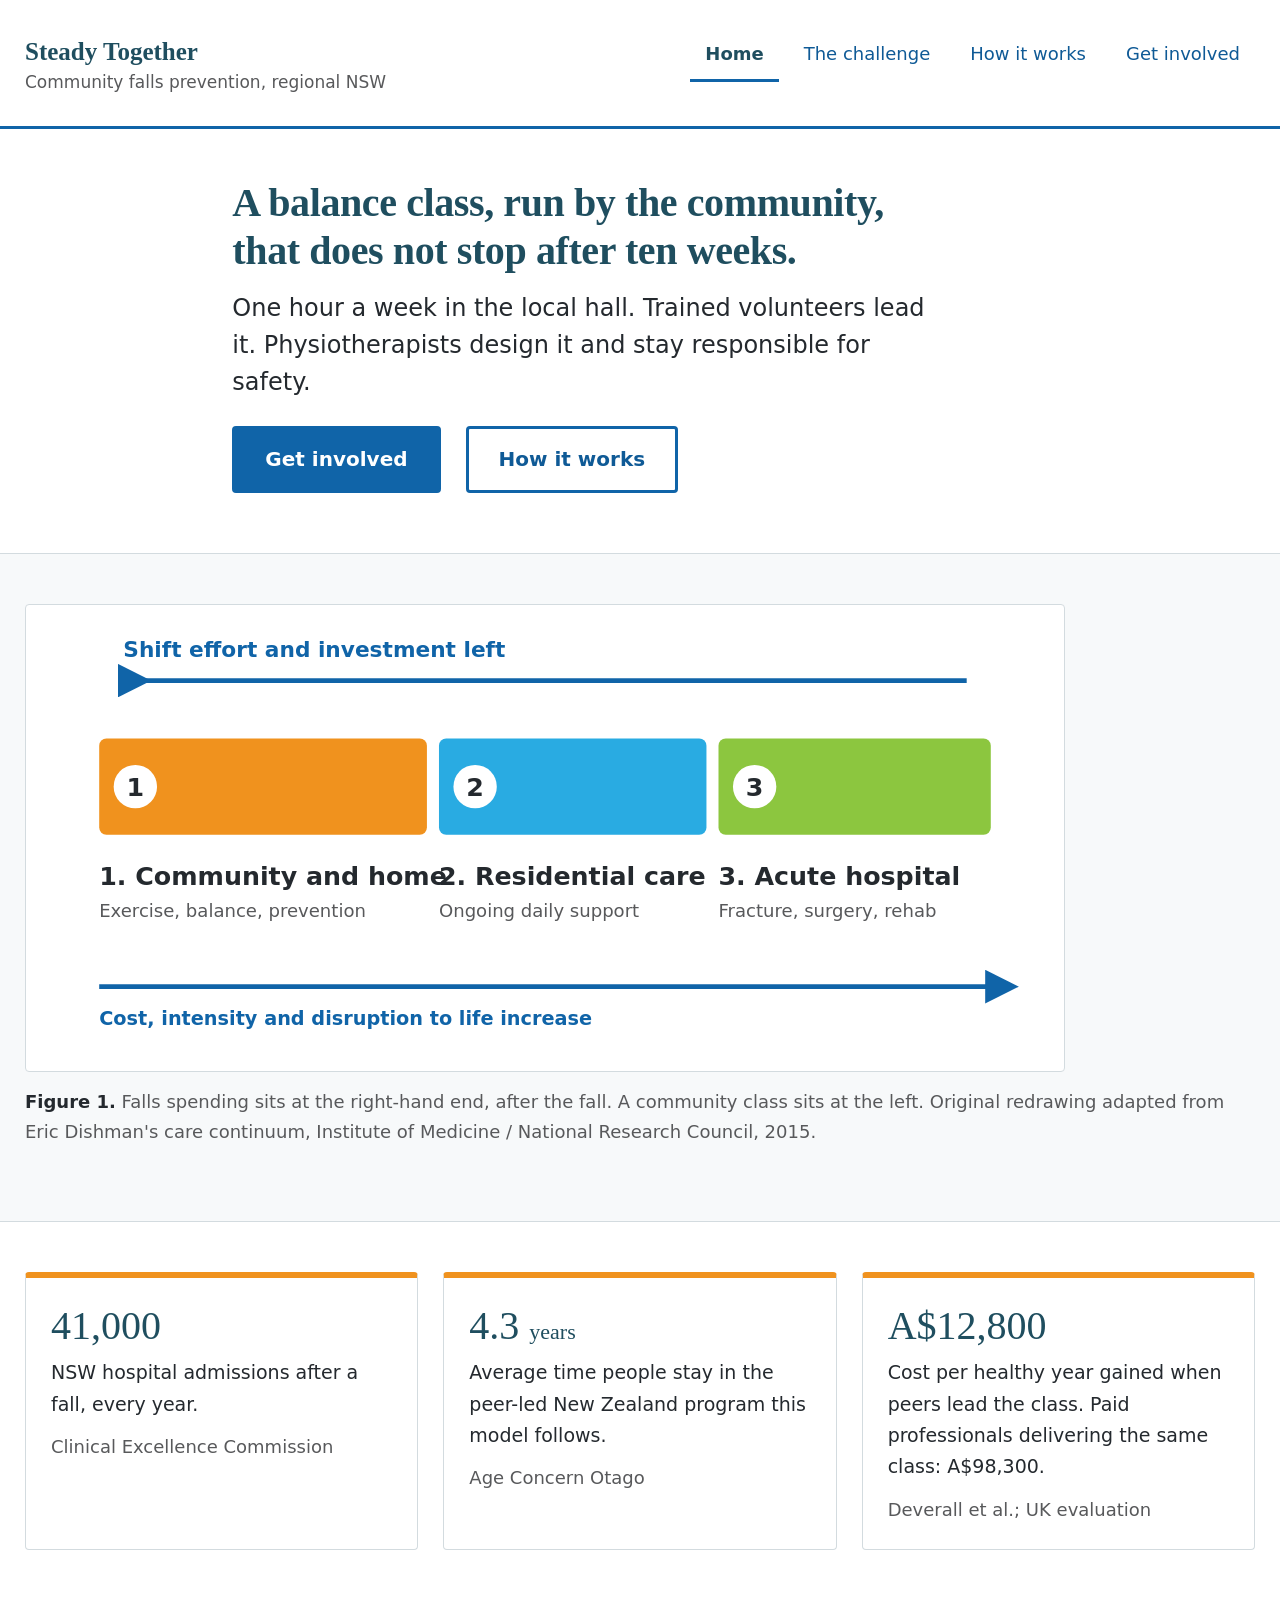
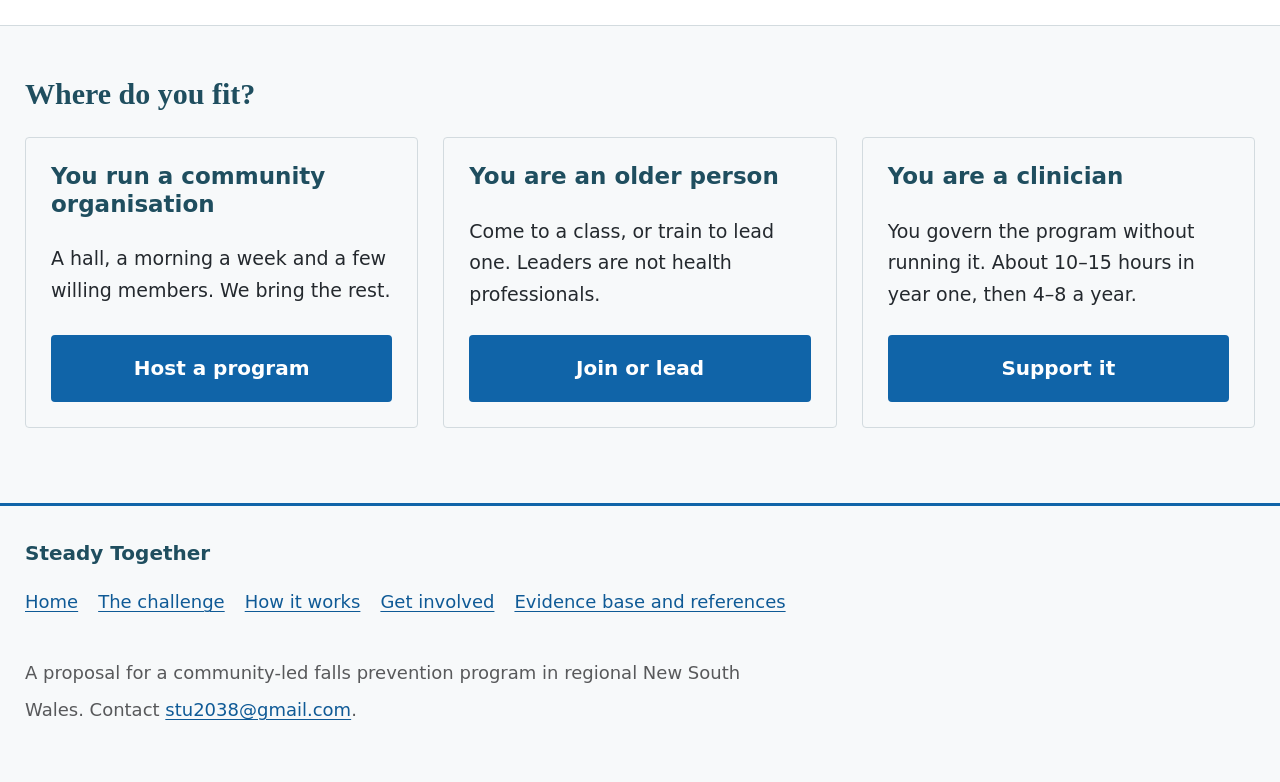
<file: index.html>
<!DOCTYPE html>
<html lang="en-AU">
<head>
<meta charset="utf-8">
<meta name="viewport" content="width=device-width, initial-scale=1">
<title>Steady Together — community falls prevention in regional NSW</title>
<meta name="description" content="A weekly, volunteer-led balance and strength class for older people in regional NSW, designed with physiotherapists and run by the community.">
<meta property="og:type" content="website">
<meta property="og:title" content="Steady Together — community falls prevention in regional NSW">
<meta property="og:description" content="A weekly, volunteer-led balance and strength class for older people in regional NSW, designed with physiotherapists and run by the community.">
<meta property="og:image" content="figure1-shift-left-continuum.svg">
<meta property="og:image:alt" content="The care continuum, from community and home through residential care to acute hospital, with an arrow showing effort shifting left.">
<link rel="stylesheet" href="styles.css">
</head>
<body>

<a class="skip-link" href="#main">Skip to main content</a>

<header class="site-header">
  <div class="site-header__inner">
    <a class="site-title" href="index.html">Steady Together
      <span class="site-title__sub">Community falls prevention, regional NSW</span></a>
    <nav class="site-nav" aria-label="Main">
      <ul>
        <li><a href="index.html" aria-current="page">Home</a></li>
        <li><a href="problem.html">The challenge</a></li>
        <li><a href="how-it-works.html">How it works</a></li>
        <li><a href="involved.html">Get involved</a></li>
      </ul>
    </nav>
  </div>
</header>

<main id="main">

  <section class="band band--hero">
    <div class="wrap">
      <h1>A balance class, run by the community, that does not stop after ten weeks.</h1>
      <p class="lede">One hour a week in the local hall. Trained volunteers lead it.
        Physiotherapists design it and stay responsible for safety.</p>
      <div class="btn-row">
        <a class="btn" href="involved.html">Get involved</a>
        <a class="btn btn--secondary" href="how-it-works.html">How it works</a>
      </div>
    </div>
  </section>

  <section class="band band--tint">
    <div class="wrap wrap--wide">
      <figure>
        <div class="figure-frame" tabindex="0" role="group" aria-label="Figure 1, the care continuum">
          <svg xmlns="http://www.w3.org/2000/svg" viewBox="0 0 820 345" role="img"
               class="dia" aria-labelledby="fig1-title fig1-desc"
               font-family="system-ui, sans-serif">
            <title id="fig1-title">The care continuum, and the case for shifting left</title>
            <desc id="fig1-desc">A continuum in three bands. On the left, community and
              home: prevention and exercise. In the middle, residential aged care. On the
              right, acute hospital care after a fracture. Cost and intensity rise from
              left to right. An arrow above points leftward, showing that effort moved
              earlier keeps people out of the settings on the right.</desc>

            <defs>
              <marker id="fig1-arrow-left" viewBox="0 0 12 12" refX="10" refY="6"
                      markerWidth="7" markerHeight="7" orient="auto-start-reverse">
                <path class="head" d="M 12 0 L 0 6 L 12 12 z" fill="#1064A8"/>
              </marker>
              <marker id="fig1-arrow-right" viewBox="0 0 12 12" refX="2" refY="6"
                      markerWidth="7" markerHeight="7" orient="auto">
                <path class="head" d="M 0 0 L 12 6 L 0 12 z" fill="#1064A8"/>
              </marker>
            </defs>

            <line class="stroke" x1="760" y1="42" x2="60" y2="42" stroke="#1064A8"
                  stroke-width="4" marker-end="url(#fig1-arrow-left)"/>
            <text class="t-lead" x="60" y="22" font-size="18" font-weight="700"
                  fill="#1064A8">Shift effort and investment left</text>

            <rect class="band-1" x="40"  y="90" width="272" height="80" rx="6" fill="#F0921E"/>
            <rect class="band-2" x="322" y="90" width="222" height="80" rx="6" fill="#29ABE2"/>
            <rect class="band-3" x="554" y="90" width="226" height="80" rx="6" fill="#8CC63F"/>

            <circle class="disc" cx="70"  cy="130" r="18" fill="#FFFFFF"/>
            <circle class="disc" cx="352" cy="130" r="18" fill="#FFFFFF"/>
            <circle class="disc" cx="584" cy="130" r="18" fill="#FFFFFF"/>
            <g class="t-label" font-size="21" font-weight="700" fill="#24292E" text-anchor="middle">
              <text x="70"  y="138">1</text>
              <text x="352" y="138">2</text>
              <text x="584" y="138">3</text>
            </g>

            <g class="t-label" font-size="21" font-weight="700" fill="#24292E">
              <text x="40"  y="212">1. Community and home</text>
              <text x="322" y="212">2. Residential care</text>
              <text x="554" y="212">3. Acute hospital</text>
            </g>
            <g class="t-sub" font-size="15" fill="#58595B">
              <text x="40"  y="238">Exercise, balance, prevention</text>
              <text x="322" y="238">Ongoing daily support</text>
              <text x="554" y="238">Fracture, surgery, rehab</text>
            </g>

            <line class="stroke" x1="40" y1="296" x2="780" y2="296" stroke="#1064A8"
                  stroke-width="4" marker-end="url(#fig1-arrow-right)"/>
            <text class="t-axis" x="40" y="328" font-size="16" font-weight="600"
                  fill="#1064A8">Cost, intensity and disruption to life increase</text>
          </svg>
        </div>
        <p class="scroll-hint">This diagram scrolls sideways on a small screen.</p>
        <figcaption><b>Figure 1.</b> Falls spending sits at the right-hand end, after
          the fall. A community class sits at the left. <span class="note">Original
          redrawing adapted from Eric Dishman's care continuum, Institute of Medicine /
          National Research Council, 2015.</span></figcaption>
      </figure>
    </div>
  </section>

  <section class="band">
    <div class="wrap wrap--wide">
      <ul class="figures">
        <li>
          <span class="stat">41,000</span>
          <p>NSW hospital admissions after a fall, every year.</p>
          <span class="source">Clinical Excellence Commission</span>
        </li>
        <li>
          <span class="stat">4.3 <span class="stat-unit">years</span></span>
          <p>Average time people stay in the peer-led New Zealand program this model
            follows.</p>
          <span class="source">Age Concern Otago</span>
        </li>
        <li>
          <span class="stat">A$12,800</span>
          <p>Cost per healthy year gained when peers lead the class. Paid professionals
            delivering the same class: A$98,300.</p>
          <span class="source">Deverall et al.; UK evaluation</span>
        </li>
      </ul>
    </div>
  </section>

  <section class="band band--tint">
    <div class="wrap wrap--wide">
      <h2>Where do you fit?</h2>
      <ul class="paths">
        <li class="card">
          <h3>You run a community organisation</h3>
          <p>A hall, a morning a week and a few willing members. We bring the rest.</p>
          <a class="btn" href="involved.html#host">Host a program</a>
        </li>
        <li class="card">
          <h3>You are an older person</h3>
          <p>Come to a class, or train to lead one. Leaders are not health
            professionals.</p>
          <a class="btn" href="involved.html#leader">Join or lead</a>
        </li>
        <li class="card">
          <h3>You are a clinician</h3>
          <p>You govern the program without running it. About 10&ndash;15 hours in year
            one, then 4&ndash;8 a year.</p>
          <a class="btn" href="involved.html#clinician">Support it</a>
        </li>
      </ul>
    </div>
  </section>

</main>

<footer class="site-footer">
  <div class="wrap wrap--wide">
    <h2>Steady Together</h2>
    <nav aria-label="Footer">
      <ul>
        <li><a href="index.html">Home</a></li>
        <li><a href="problem.html">The challenge</a></li>
        <li><a href="how-it-works.html">How it works</a></li>
        <li><a href="involved.html">Get involved</a></li>
        <li><a href="evidence.html">Evidence base and references</a></li>
      </ul>
    </nav>
    <p>A proposal for a community-led falls prevention program in regional New South
      Wales. Contact <a href="mailto:stu2038@gmail.com">stu2038@gmail.com</a>.</p>
  </div>
</footer>

</body>
</html>
</file>
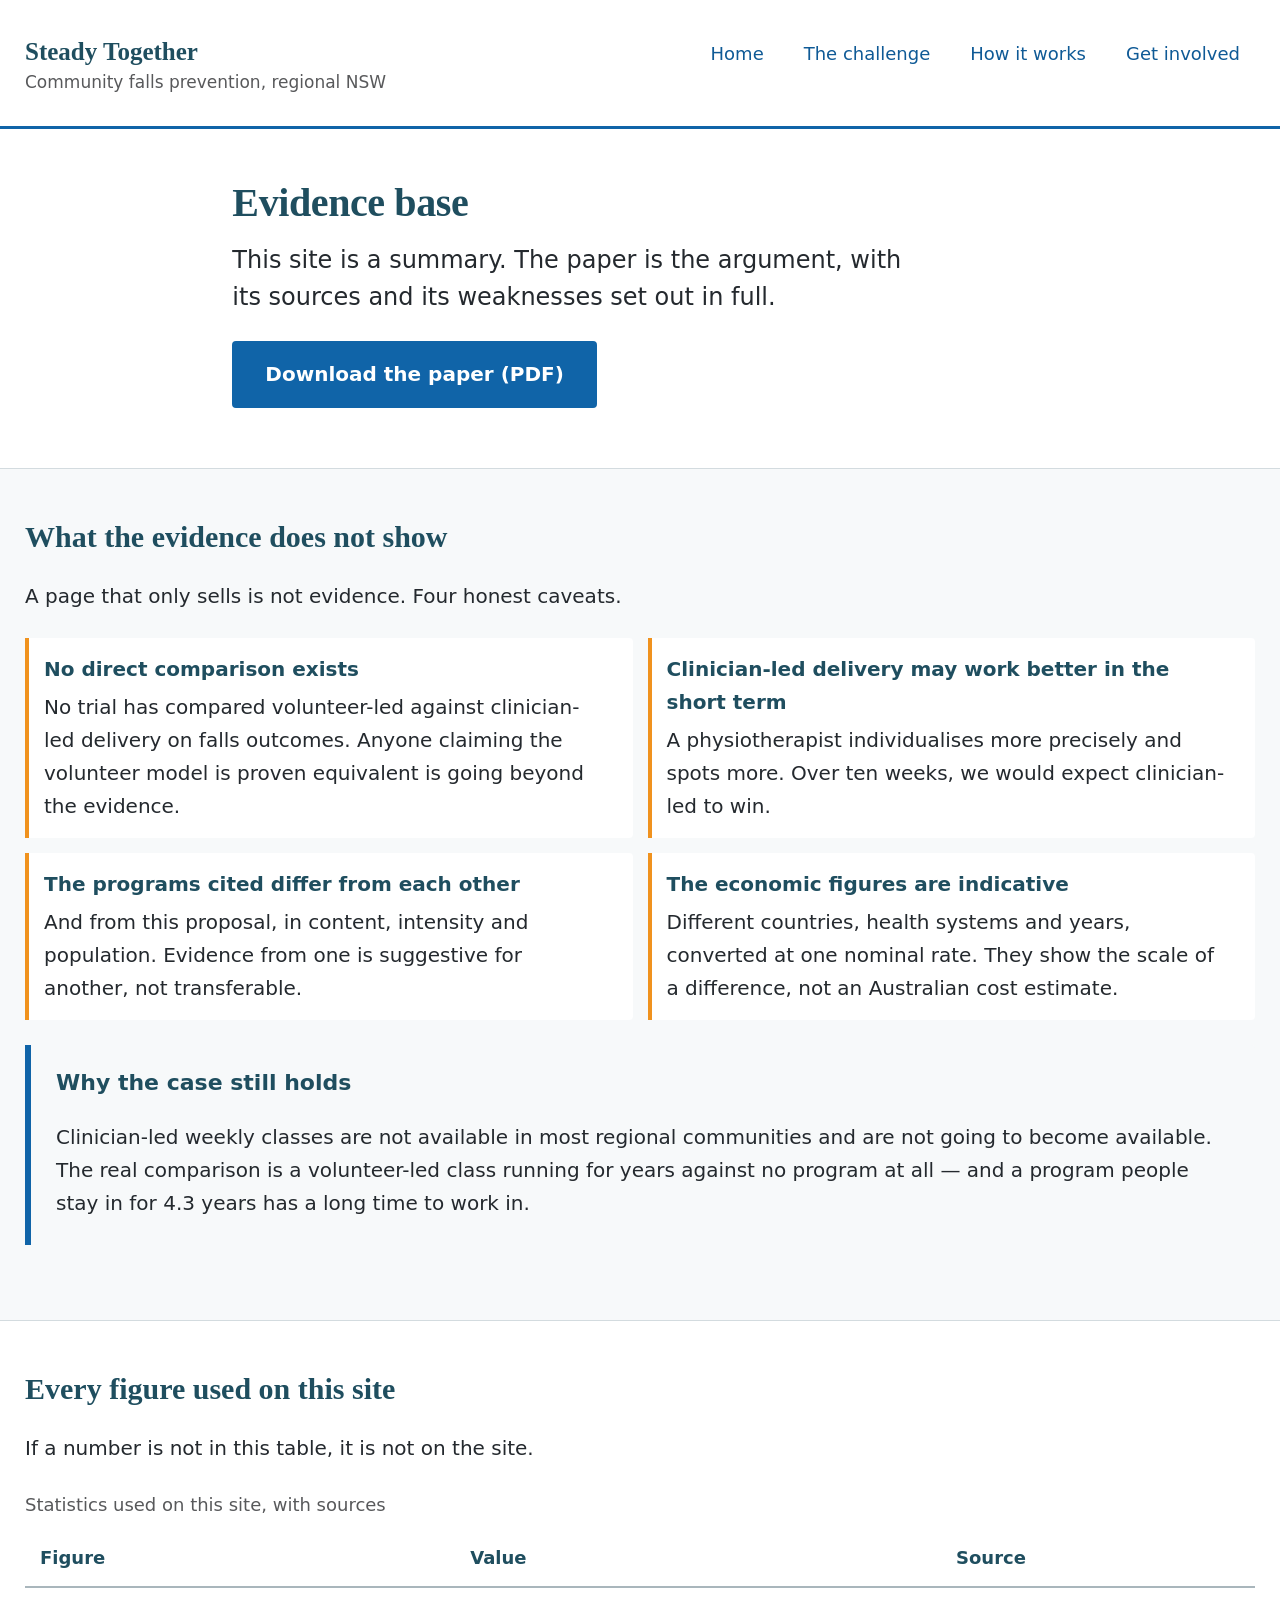
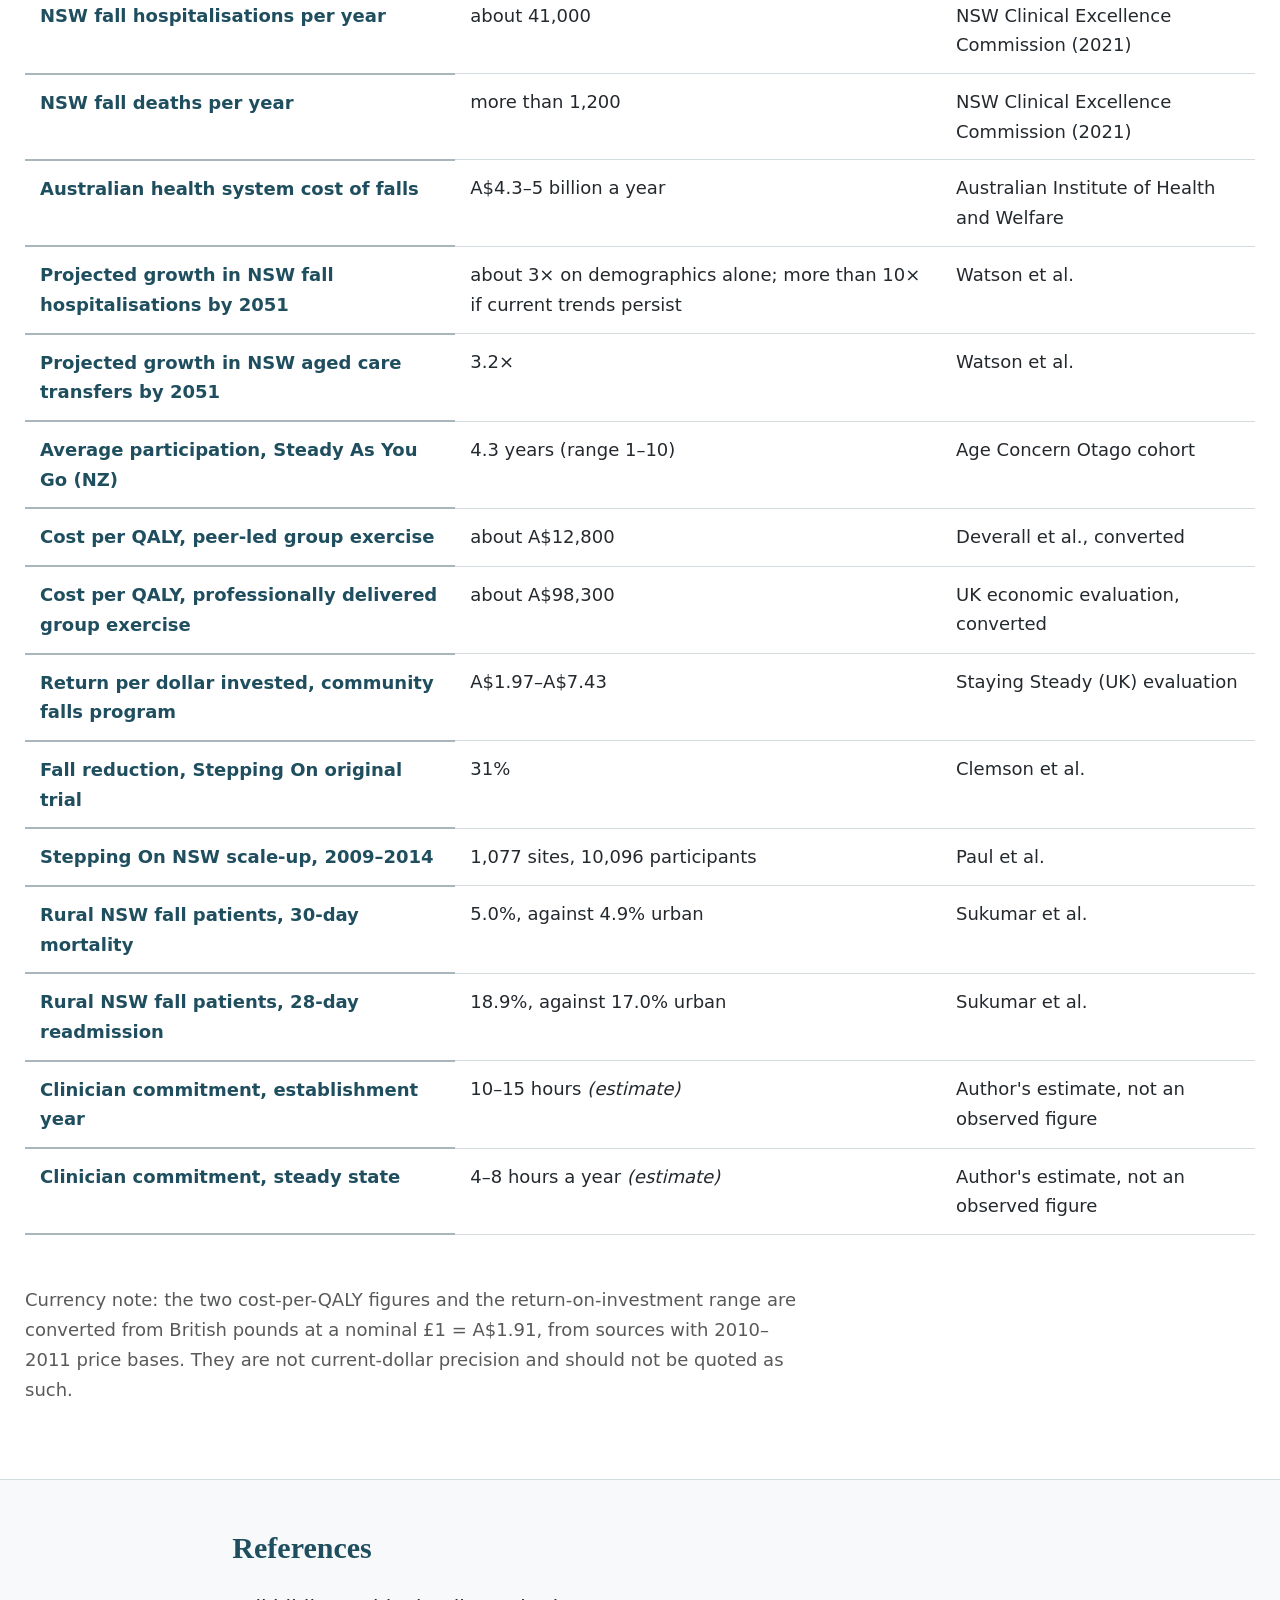
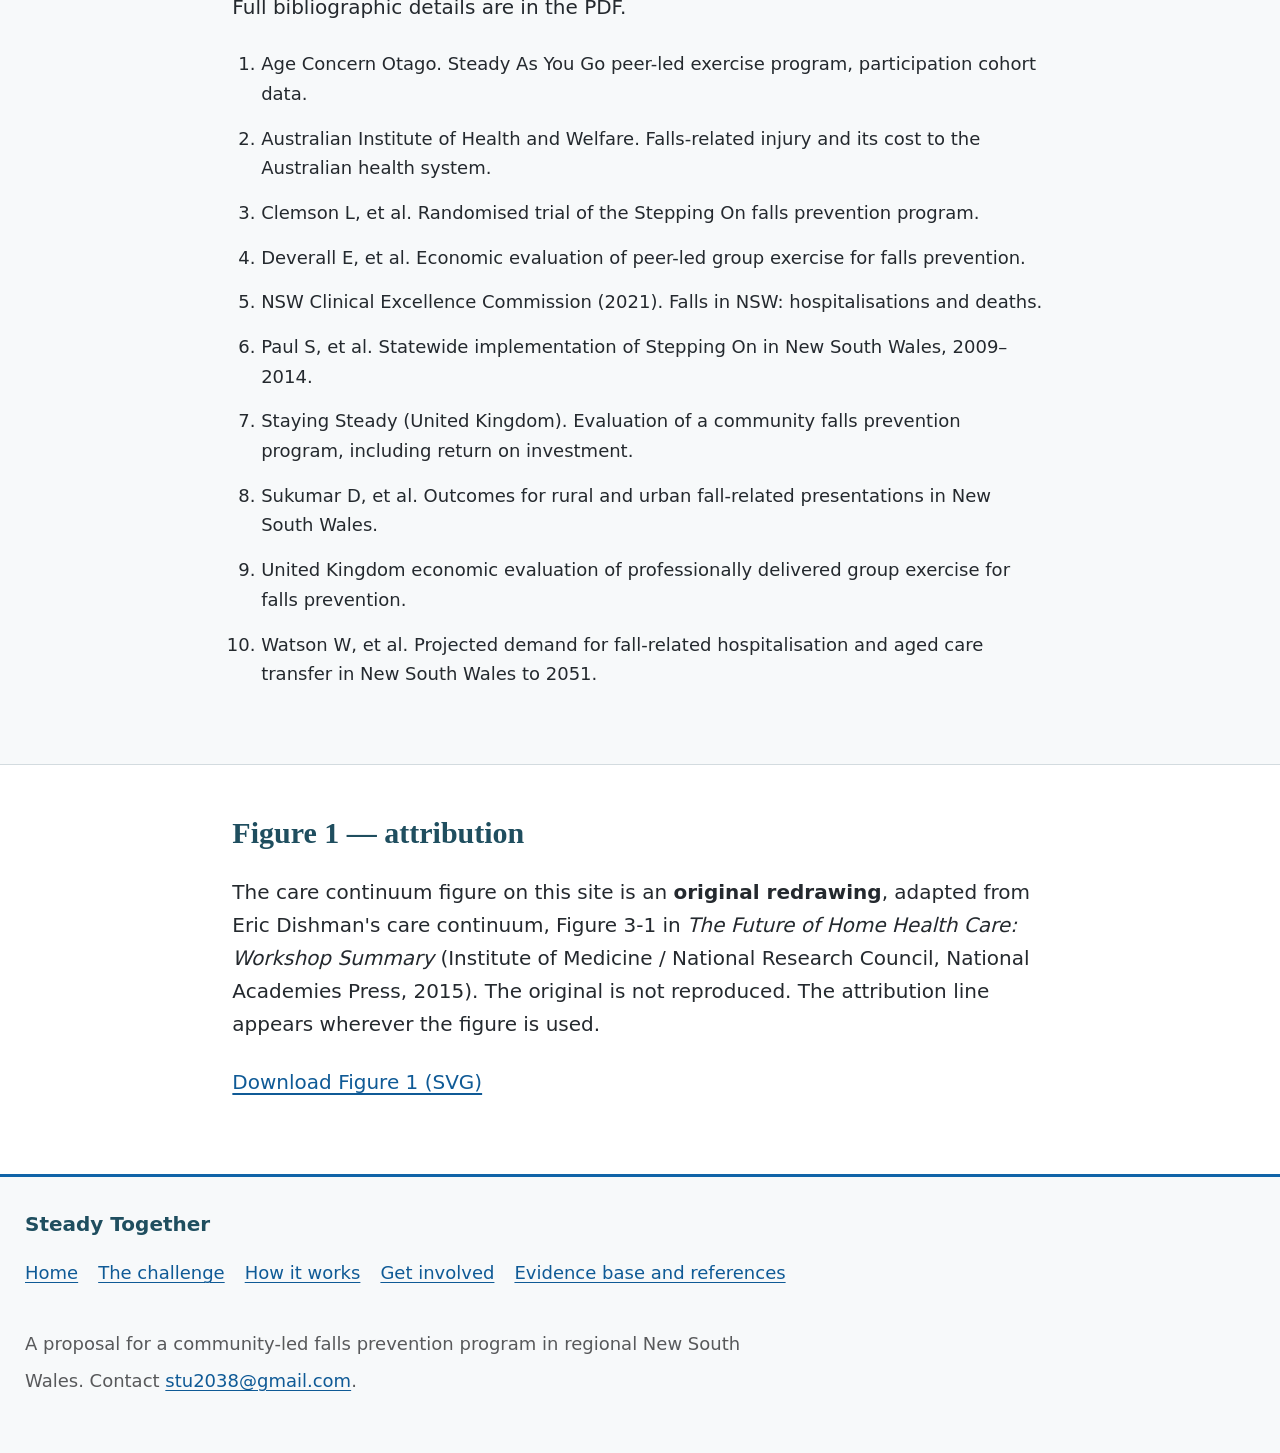
<file: evidence.html>
<!DOCTYPE html>
<html lang="en-AU">
<head>
<meta charset="utf-8">
<meta name="viewport" content="width=device-width, initial-scale=1">
<title>Evidence base — Steady Together</title>
<meta name="description" content="The full evidence paper, the limitations of the evidence, the source for every figure used on this site, and the attribution for Figure 1.">
<meta property="og:type" content="article">
<meta property="og:title" content="Evidence base — Steady Together">
<meta property="og:description" content="The full evidence paper, the limitations, and the source for every figure used on this site.">
<meta property="og:image" content="figure1-shift-left-continuum.svg">
<meta property="og:image:alt" content="The care continuum, from community and home through residential care to acute hospital, with an arrow showing effort shifting left.">
<link rel="stylesheet" href="styles.css">
</head>
<body>

<a class="skip-link" href="#main">Skip to main content</a>

<header class="site-header">
  <div class="site-header__inner">
    <a class="site-title" href="index.html">Steady Together
      <span class="site-title__sub">Community falls prevention, regional NSW</span></a>
    <nav class="site-nav" aria-label="Main">
      <ul>
        <li><a href="index.html">Home</a></li>
        <li><a href="problem.html">The challenge</a></li>
        <li><a href="how-it-works.html">How it works</a></li>
        <li><a href="involved.html">Get involved</a></li>
      </ul>
    </nav>
  </div>
</header>

<main id="main">

  <section class="band band--hero">
    <div class="wrap">
      <h1>Evidence base</h1>
      <p class="lede">This site is a summary. The paper is the argument, with its sources
        and its weaknesses set out in full.</p>
      <p><a class="btn" href="falls-prevention-evidence-paper.pdf">Download the paper (PDF)</a></p>
    </div>
  </section>

  <section class="band band--tint">
    <div class="wrap wrap--wide">
      <h2 id="limitations">What the evidence does not show</h2>
      <p>A page that only sells is not evidence. Four honest caveats.</p>
      <dl class="facts facts--grid">
        <div><dt>No direct comparison exists</dt>
        <dd>No trial has compared volunteer-led against clinician-led delivery on falls
          outcomes. Anyone claiming the volunteer model is proven equivalent is going
          beyond the evidence.</dd></div>
        <div><dt>Clinician-led delivery may work better in the short term</dt>
        <dd>A physiotherapist individualises more precisely and spots more. Over ten
          weeks, we would expect clinician-led to win.</dd></div>
        <div><dt>The programs cited differ from each other</dt>
        <dd>And from this proposal, in content, intensity and population. Evidence from
          one is suggestive for another, not transferable.</dd></div>
        <div><dt>The economic figures are indicative</dt>
        <dd>Different countries, health systems and years, converted at one nominal rate.
          They show the scale of a difference, not an Australian cost estimate.</dd></div>
      </dl>

      <div class="callout">
        <h3>Why the case still holds</h3>
        <p>Clinician-led weekly classes are not available in most regional communities and
          are not going to become available. The real comparison is a volunteer-led class
          running for years against no program at all &mdash; and a program people stay in
          for 4.3 years has a long time to work in.</p>
      </div>
    </div>
  </section>

  <section class="band">
    <div class="wrap wrap--wide">
      <h2 id="figures">Every figure used on this site</h2>
      <p class="prose">If a number is not in this table, it is not on the site.</p>

      <div class="table-scroll" tabindex="0" role="region" aria-label="Statistics used on this site, with sources">
        <table>
          <caption>Statistics used on this site, with sources</caption>
          <thead>
            <tr>
              <th scope="col">Figure</th>
              <th scope="col">Value</th>
              <th scope="col">Source</th>
            </tr>
          </thead>
          <tbody>
            <tr>
              <th scope="row">NSW fall hospitalisations per year</th>
              <td>about 41,000</td>
              <td>NSW Clinical Excellence Commission (2021)</td>
            </tr>
            <tr>
              <th scope="row">NSW fall deaths per year</th>
              <td>more than 1,200</td>
              <td>NSW Clinical Excellence Commission (2021)</td>
            </tr>
            <tr>
              <th scope="row">Australian health system cost of falls</th>
              <td>A$4.3&ndash;5 billion a year</td>
              <td>Australian Institute of Health and Welfare</td>
            </tr>
            <tr>
              <th scope="row">Projected growth in NSW fall hospitalisations by 2051</th>
              <td>about 3&times; on demographics alone; more than 10&times; if current trends persist</td>
              <td>Watson et al.</td>
            </tr>
            <tr>
              <th scope="row">Projected growth in NSW aged care transfers by 2051</th>
              <td>3.2&times;</td>
              <td>Watson et al.</td>
            </tr>
            <tr>
              <th scope="row">Average participation, Steady As You Go (NZ)</th>
              <td>4.3 years (range 1&ndash;10)</td>
              <td>Age Concern Otago cohort</td>
            </tr>
            <tr>
              <th scope="row">Cost per QALY, peer-led group exercise</th>
              <td>about A$12,800</td>
              <td>Deverall et al., converted</td>
            </tr>
            <tr>
              <th scope="row">Cost per QALY, professionally delivered group exercise</th>
              <td>about A$98,300</td>
              <td>UK economic evaluation, converted</td>
            </tr>
            <tr>
              <th scope="row">Return per dollar invested, community falls program</th>
              <td>A$1.97&ndash;A$7.43</td>
              <td>Staying Steady (UK) evaluation</td>
            </tr>
            <tr>
              <th scope="row">Fall reduction, Stepping On original trial</th>
              <td>31%</td>
              <td>Clemson et al.</td>
            </tr>
            <tr>
              <th scope="row">Stepping On NSW scale-up, 2009&ndash;2014</th>
              <td>1,077 sites, 10,096 participants</td>
              <td>Paul et al.</td>
            </tr>
            <tr>
              <th scope="row">Rural NSW fall patients, 30-day mortality</th>
              <td>5.0%, against 4.9% urban</td>
              <td>Sukumar et al.</td>
            </tr>
            <tr>
              <th scope="row">Rural NSW fall patients, 28-day readmission</th>
              <td>18.9%, against 17.0% urban</td>
              <td>Sukumar et al.</td>
            </tr>
            <tr>
              <th scope="row">Clinician commitment, establishment year</th>
              <td>10&ndash;15 hours <em>(estimate)</em></td>
              <td>Author's estimate, not an observed figure</td>
            </tr>
            <tr>
              <th scope="row">Clinician commitment, steady state</th>
              <td>4&ndash;8 hours a year <em>(estimate)</em></td>
              <td>Author's estimate, not an observed figure</td>
            </tr>
          </tbody>
        </table>
      </div>

      <p class="note prose">Currency note: the two cost-per-QALY figures and the
        return-on-investment range are converted from British pounds at a nominal
        £1 = A$1.91, from sources with 2010&ndash;2011 price bases. They are not
        current-dollar precision and should not be quoted as such.</p>
    </div>
  </section>

  <section class="band band--tint">
    <div class="wrap">
      <h2 id="references">References</h2>
      <p>Full bibliographic details are in the PDF.</p>
      <ol class="references">
        <li>Age Concern Otago. Steady As You Go peer-led exercise program, participation
          cohort data.</li>
        <li>Australian Institute of Health and Welfare. Falls-related injury and its cost
          to the Australian health system.</li>
        <li>Clemson L, et al. Randomised trial of the Stepping On falls prevention
          program.</li>
        <li>Deverall E, et al. Economic evaluation of peer-led group exercise for falls
          prevention.</li>
        <li>NSW Clinical Excellence Commission (2021). Falls in NSW: hospitalisations and
          deaths.</li>
        <li>Paul S, et al. Statewide implementation of Stepping On in New South Wales,
          2009&ndash;2014.</li>
        <li>Staying Steady (United Kingdom). Evaluation of a community falls prevention
          program, including return on investment.</li>
        <li>Sukumar D, et al. Outcomes for rural and urban fall-related presentations in
          New South Wales.</li>
        <li>United Kingdom economic evaluation of professionally delivered group exercise
          for falls prevention.</li>
        <li>Watson W, et al. Projected demand for fall-related hospitalisation and aged
          care transfer in New South Wales to 2051.</li>
      </ol>
    </div>
  </section>

  <section class="band">
    <div class="wrap">
      <h2 id="figure-1">Figure 1 &mdash; attribution</h2>
      <p>The care continuum figure on this site is an <strong>original redrawing</strong>,
        adapted from Eric Dishman's care continuum, Figure 3-1 in <cite>The Future of Home
        Health Care: Workshop Summary</cite> (Institute of Medicine / National Research
        Council, National Academies Press, 2015). The original is not reproduced. The
        attribution line appears wherever the figure is used.</p>
      <p><a href="figure1-shift-left-continuum.svg">Download Figure 1 (SVG)</a></p>
    </div>
  </section>

</main>

<footer class="site-footer">
  <div class="wrap wrap--wide">
    <h2>Steady Together</h2>
    <nav aria-label="Footer">
      <ul>
        <li><a href="index.html">Home</a></li>
        <li><a href="problem.html">The challenge</a></li>
        <li><a href="how-it-works.html">How it works</a></li>
        <li><a href="involved.html">Get involved</a></li>
        <li><a href="evidence.html">Evidence base and references</a></li>
      </ul>
    </nav>
    <p>A proposal for a community-led falls prevention program in regional New South
      Wales. Contact <a href="mailto:stu2038@gmail.com">stu2038@gmail.com</a>.</p>
  </div>
</footer>

</body>
</html>
</file>
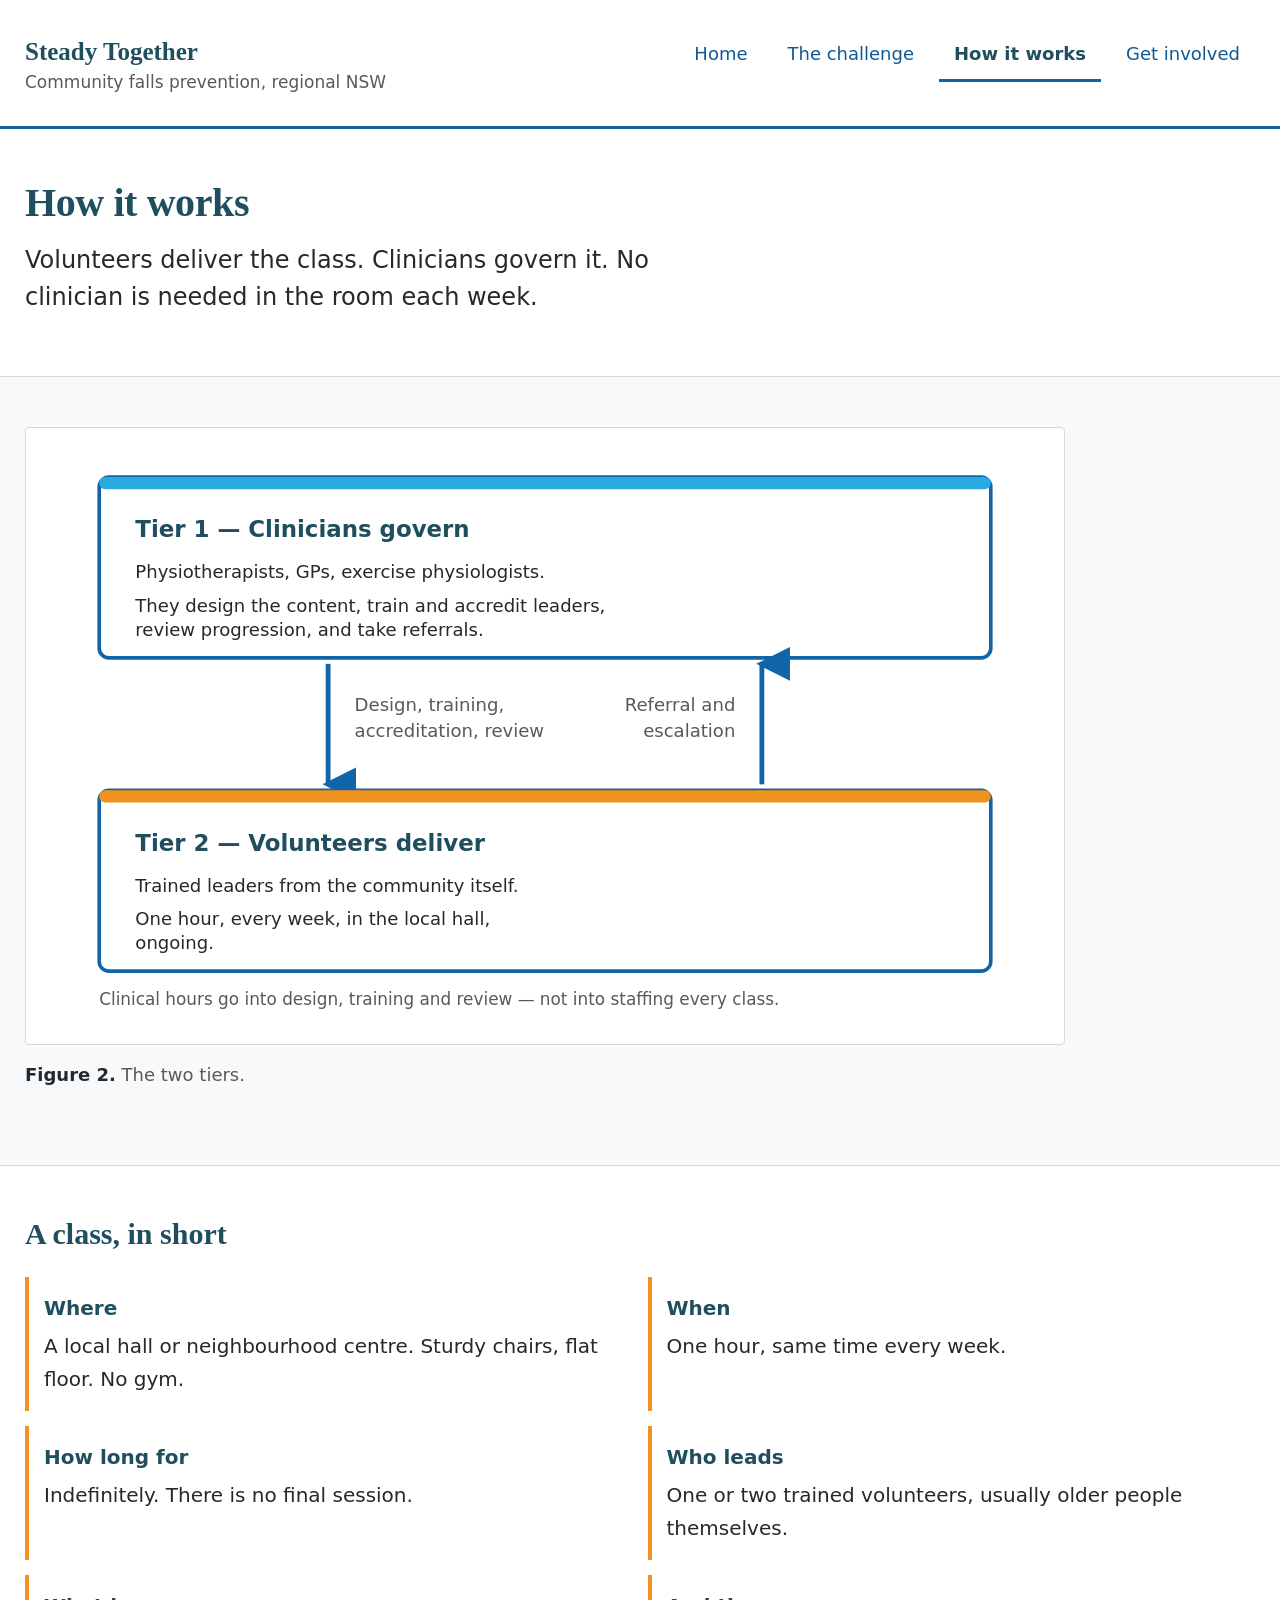
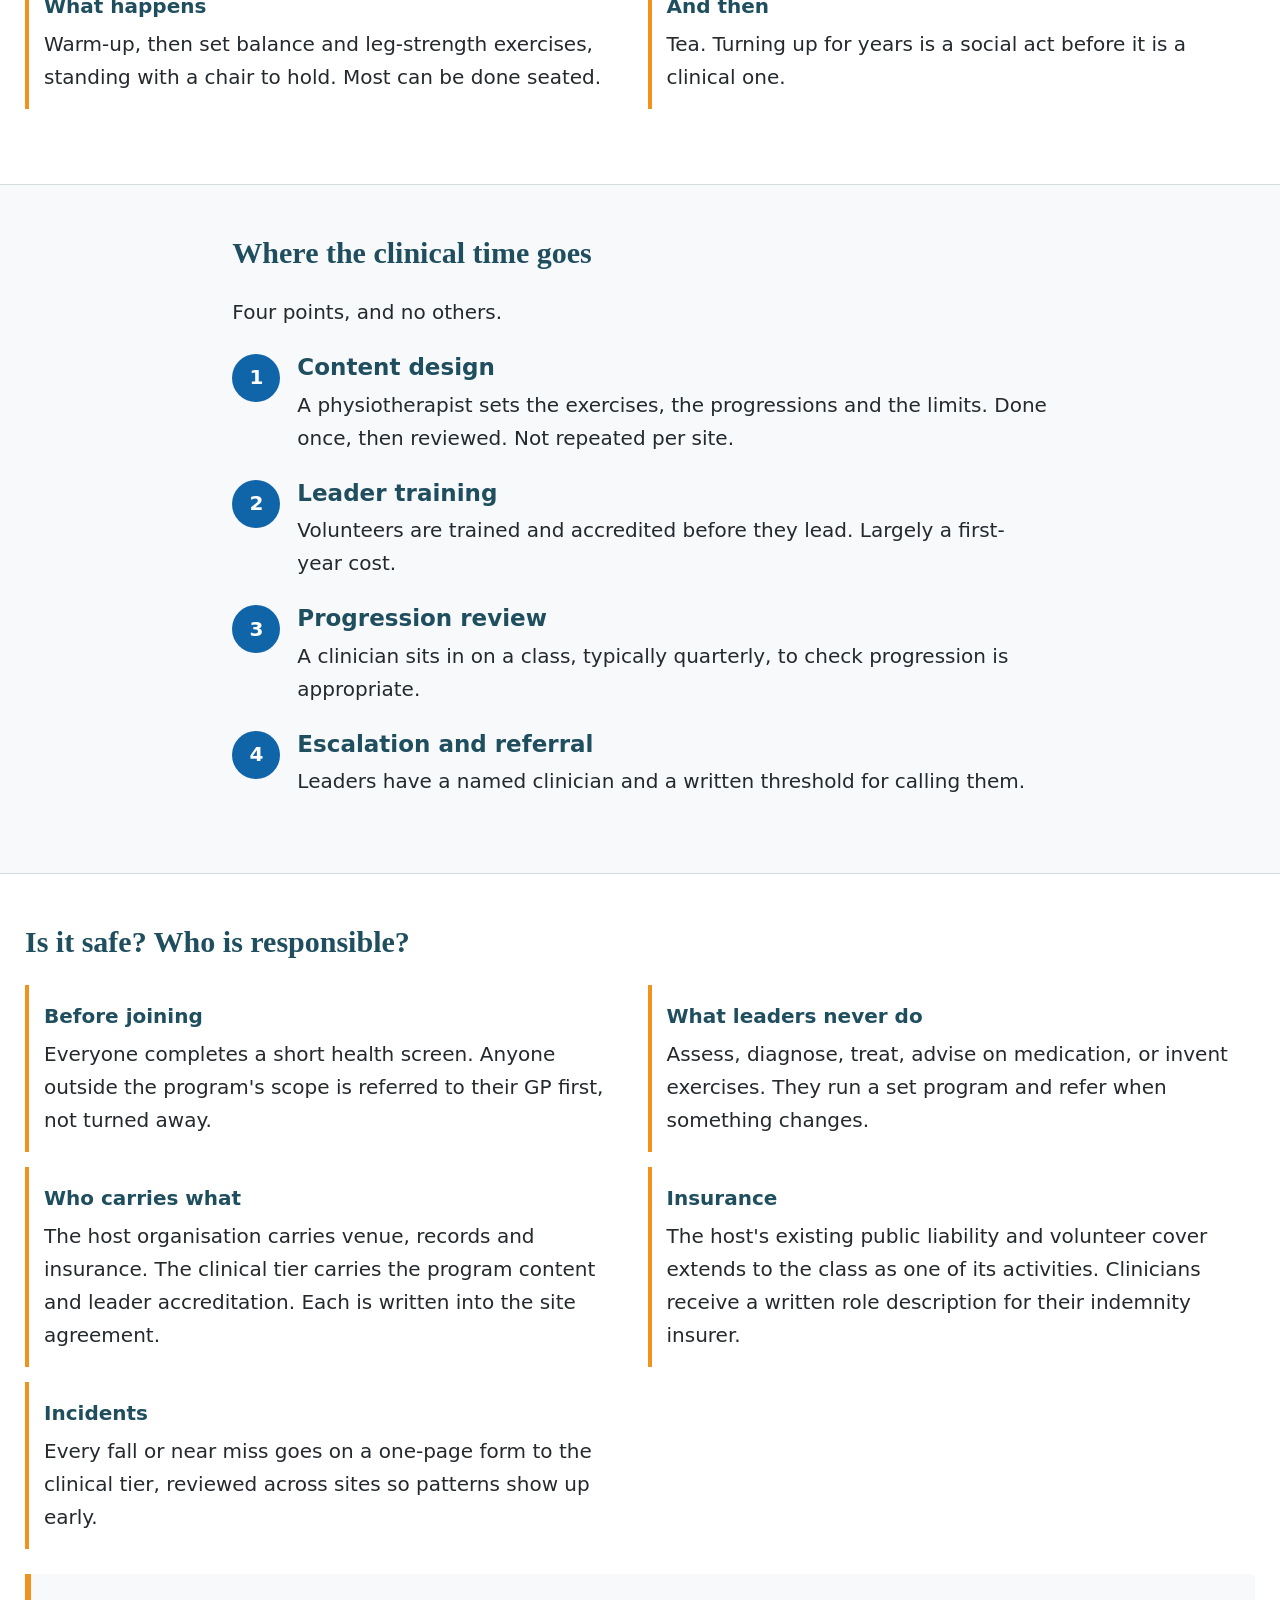
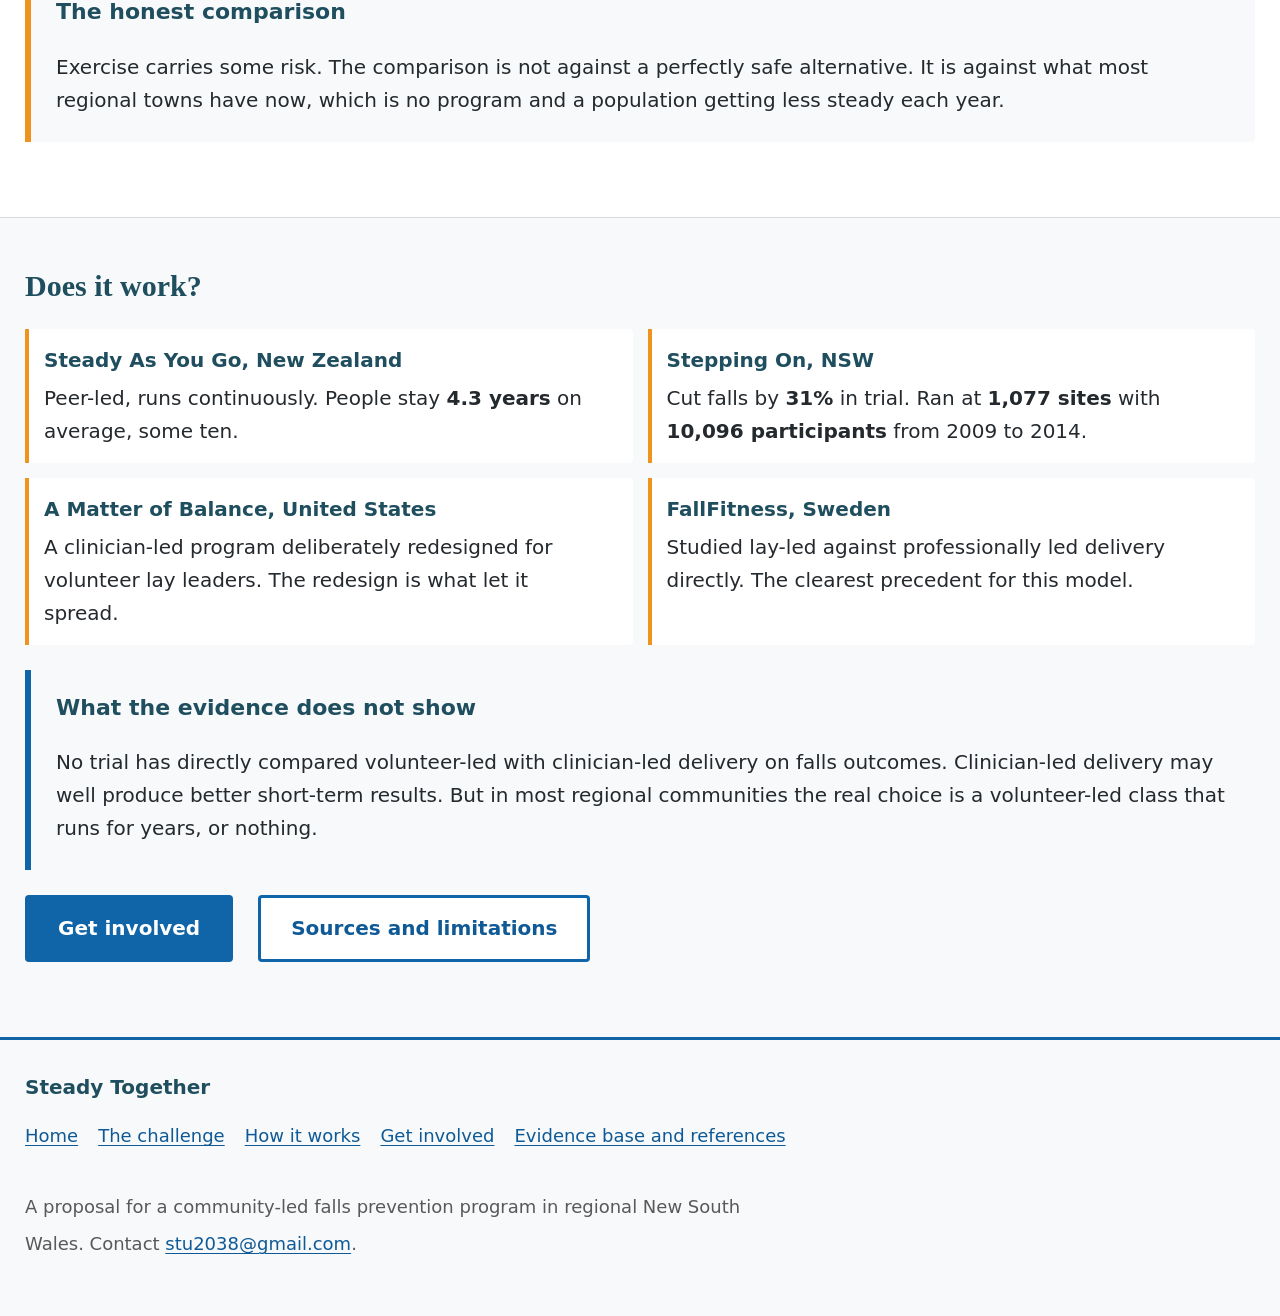
<file: how-it-works.html>
<!DOCTYPE html>
<html lang="en-AU">
<head>
<meta charset="utf-8">
<meta name="viewport" content="width=device-width, initial-scale=1">
<title>How it works — Steady Together</title>
<meta name="description" content="Volunteers deliver the weekly class. Clinicians design it, train the leaders, review progression and take referrals. Safety, insurance and evidence, stated plainly.">
<meta property="og:type" content="article">
<meta property="og:title" content="How it works — Steady Together">
<meta property="og:description" content="Volunteers deliver the weekly class. Clinicians design it, train the leaders, review progression and take referrals.">
<meta property="og:image" content="figure1-shift-left-continuum.svg">
<meta property="og:image:alt" content="The care continuum, from community and home through residential care to acute hospital, with an arrow showing effort shifting left.">
<link rel="stylesheet" href="styles.css">
</head>
<body>

<a class="skip-link" href="#main">Skip to main content</a>

<header class="site-header">
  <div class="site-header__inner">
    <a class="site-title" href="index.html">Steady Together
      <span class="site-title__sub">Community falls prevention, regional NSW</span></a>
    <nav class="site-nav" aria-label="Main">
      <ul>
        <li><a href="index.html">Home</a></li>
        <li><a href="problem.html">The challenge</a></li>
        <li><a href="how-it-works.html" aria-current="page">How it works</a></li>
        <li><a href="involved.html">Get involved</a></li>
      </ul>
    </nav>
  </div>
</header>

<main id="main">

  <section class="band band--hero">
    <div class="wrap wrap--wide">
      <h1>How it works</h1>
      <p class="lede">Volunteers deliver the class. Clinicians govern it. No clinician is
        needed in the room each week.</p>
    </div>
  </section>

  <section class="band band--tint">
    <div class="wrap wrap--wide">
      <figure>
        <div class="figure-frame" tabindex="0" role="group" aria-label="Figure 2, the two tiers of the program">
          <svg xmlns="http://www.w3.org/2000/svg" viewBox="0 0 820 470" role="img"
               class="dia" aria-labelledby="fig2-title fig2-desc"
               font-family="system-ui, sans-serif">
            <title id="fig2-title">The two tiers of the program</title>
            <desc id="fig2-desc">Two stacked boxes. The upper box is clinical governance:
              clinicians design the exercise content, train and accredit volunteer
              leaders, review progression periodically, and receive referrals. The lower
              box is community delivery: trained volunteer leaders run a one-hour class
              each week in a local hall. An arrow runs down from clinical to delivery for
              design, training and review. A second arrow runs up from delivery to
              clinical for referral and escalation.</desc>

            <defs>
              <marker id="fig2-down" viewBox="0 0 12 12" refX="6" refY="10"
                      markerWidth="7" markerHeight="7" orient="auto">
                <path class="head" d="M 0 0 L 12 0 L 6 12 z" fill="#1064A8"/>
              </marker>
              <marker id="fig2-up" viewBox="0 0 12 12" refX="6" refY="2"
                      markerWidth="7" markerHeight="7" orient="auto">
                <path class="head" d="M 6 0 L 12 12 L 0 12 z" fill="#1064A8"/>
              </marker>
            </defs>

            <rect class="box-accent" x="40" y="20" width="740" height="150" rx="8"
                  fill="#FFFFFF" stroke="#1064A8" stroke-width="3"/>
            <rect class="band-2" x="40" y="20" width="740" height="10" rx="5" fill="#29ABE2"/>
            <text class="t-tier" x="70" y="70" font-size="19" font-weight="700"
                  fill="#1F4E5F">Tier 1 &mdash; Clinicians govern</text>
            <g class="t-body" font-size="15" fill="#24292E">
              <text x="70" y="104">Physiotherapists, GPs, exercise physiologists.</text>
              <text x="70" y="132">They design the content, train and accredit leaders,</text>
              <text x="70" y="152">review progression, and take referrals.</text>
            </g>

            <line class="stroke" x1="230" y1="175" x2="230" y2="275" stroke="#1064A8"
                  stroke-width="4" marker-end="url(#fig2-down)"/>
            <line class="stroke" x1="590" y1="275" x2="590" y2="175" stroke="#1064A8"
                  stroke-width="4" marker-end="url(#fig2-up)"/>
            <g class="t-sub" font-size="15" fill="#58595B">
              <text x="252" y="214">Design, training,</text>
              <text x="252" y="236">accreditation, review</text>
              <text x="568" y="214" text-anchor="end">Referral and</text>
              <text x="568" y="236" text-anchor="end">escalation</text>
            </g>

            <rect class="box-accent" x="40" y="280" width="740" height="150" rx="8"
                  fill="#FFFFFF" stroke="#1064A8" stroke-width="3"/>
            <rect class="band-1" x="40" y="280" width="740" height="10" rx="5" fill="#F0921E"/>
            <text class="t-tier" x="70" y="330" font-size="19" font-weight="700"
                  fill="#1F4E5F">Tier 2 &mdash; Volunteers deliver</text>
            <g class="t-body" font-size="15" fill="#24292E">
              <text x="70" y="364">Trained leaders from the community itself.</text>
              <text x="70" y="392">One hour, every week, in the local hall,</text>
              <text x="70" y="412">ongoing.</text>
            </g>

            <text class="t-note" x="40" y="458" font-size="14" fill="#58595B">Clinical hours go into design, training and review &mdash; not into staffing every class.</text>
          </svg>
        </div>
        <p class="scroll-hint">This diagram scrolls sideways on a small screen.</p>
        <figcaption><b>Figure 2.</b> The two tiers.</figcaption>
      </figure>
    </div>
  </section>

  <section class="band">
    <div class="wrap wrap--wide">
      <h2 id="class">A class, in short</h2>
      <dl class="facts facts--grid">
        <div><dt>Where</dt><dd>A local hall or neighbourhood centre. Sturdy chairs, flat
          floor. No gym.</dd></div>
        <div><dt>When</dt><dd>One hour, same time every week.</dd></div>
        <div><dt>How long for</dt><dd>Indefinitely. There is no final session.</dd></div>
        <div><dt>Who leads</dt><dd>One or two trained volunteers, usually older people
          themselves.</dd></div>
        <div><dt>What happens</dt><dd>Warm-up, then set balance and leg-strength
          exercises, standing with a chair to hold. Most can be done seated.</dd></div>
        <div><dt>And then</dt><dd>Tea. Turning up for years is a social act before it is a
          clinical one.</dd></div>
      </dl>
    </div>
  </section>

  <section class="band band--tint">
    <div class="wrap">
      <h2 id="clinical-input">Where the clinical time goes</h2>
      <p>Four points, and no others.</p>
      <ol class="steps">
        <li>
          <h3>Content design</h3>
          <p>A physiotherapist sets the exercises, the progressions and the limits. Done
            once, then reviewed. Not repeated per site.</p>
        </li>
        <li>
          <h3>Leader training</h3>
          <p>Volunteers are trained and accredited before they lead. Largely a first-year
            cost.</p>
        </li>
        <li>
          <h3>Progression review</h3>
          <p>A clinician sits in on a class, typically quarterly, to check progression is
            appropriate.</p>
        </li>
        <li>
          <h3>Escalation and referral</h3>
          <p>Leaders have a named clinician and a written threshold for calling them.</p>
        </li>
      </ol>
    </div>
  </section>

  <section class="band">
    <div class="wrap wrap--wide">
      <h2 id="safety">Is it safe? Who is responsible?</h2>
      <dl class="facts facts--grid">
        <div><dt>Before joining</dt>
        <dd>Everyone completes a short health screen. Anyone outside the program's scope
          is referred to their GP first, not turned away.</dd></div>
        <div><dt>What leaders never do</dt>
        <dd>Assess, diagnose, treat, advise on medication, or invent exercises. They run a
          set program and refer when something changes.</dd></div>
        <div><dt>Who carries what</dt>
        <dd>The host organisation carries venue, records and insurance. The clinical tier
          carries the program content and leader accreditation. Each is written into the
          site agreement.</dd></div>
        <div><dt>Insurance</dt>
        <dd>The host's existing public liability and volunteer cover extends to the class
          as one of its activities. Clinicians receive a written role description for
          their indemnity insurer.</dd></div>
        <div><dt>Incidents</dt>
        <dd>Every fall or near miss goes on a one-page form to the clinical tier, reviewed
          across sites so patterns show up early.</dd></div>
      </dl>

      <div class="callout callout--caution">
        <h3>The honest comparison</h3>
        <p>Exercise carries some risk. The comparison is not against a perfectly safe
          alternative. It is against what most regional towns have now, which is no
          program and a population getting less steady each year.</p>
      </div>
    </div>
  </section>

  <section class="band band--tint">
    <div class="wrap wrap--wide">
      <h2 id="does-it-work">Does it work?</h2>
      <dl class="facts facts--grid">
        <div><dt>Steady As You Go, New Zealand</dt>
        <dd>Peer-led, runs continuously. People stay <strong>4.3 years</strong> on
          average, some ten.</dd></div>
        <div><dt>Stepping On, NSW</dt>
        <dd>Cut falls by <strong>31%</strong> in trial. Ran at <strong>1,077 sites</strong>
          with <strong>10,096 participants</strong> from 2009 to 2014.</dd></div>
        <div><dt>A Matter of Balance, United States</dt>
        <dd>A clinician-led program deliberately redesigned for volunteer lay leaders. The
          redesign is what let it spread.</dd></div>
        <div><dt>FallFitness, Sweden</dt>
        <dd>Studied lay-led against professionally led delivery directly. The clearest
          precedent for this model.</dd></div>
      </dl>

      <div class="callout">
        <h3>What the evidence does not show</h3>
        <p>No trial has directly compared volunteer-led with clinician-led delivery on
          falls outcomes. Clinician-led delivery may well produce better short-term
          results. But in most regional communities the real choice is a volunteer-led
          class that runs for years, or nothing.</p>
      </div>

      <div class="btn-row">
        <a class="btn" href="involved.html">Get involved</a>
        <a class="btn btn--secondary" href="evidence.html">Sources and limitations</a>
      </div>
    </div>
  </section>

</main>

<footer class="site-footer">
  <div class="wrap wrap--wide">
    <h2>Steady Together</h2>
    <nav aria-label="Footer">
      <ul>
        <li><a href="index.html">Home</a></li>
        <li><a href="problem.html">The challenge</a></li>
        <li><a href="how-it-works.html">How it works</a></li>
        <li><a href="involved.html">Get involved</a></li>
        <li><a href="evidence.html">Evidence base and references</a></li>
      </ul>
    </nav>
    <p>A proposal for a community-led falls prevention program in regional New South
      Wales. Contact <a href="mailto:stu2038@gmail.com">stu2038@gmail.com</a>.</p>
  </div>
</footer>

</body>
</html>
</file>
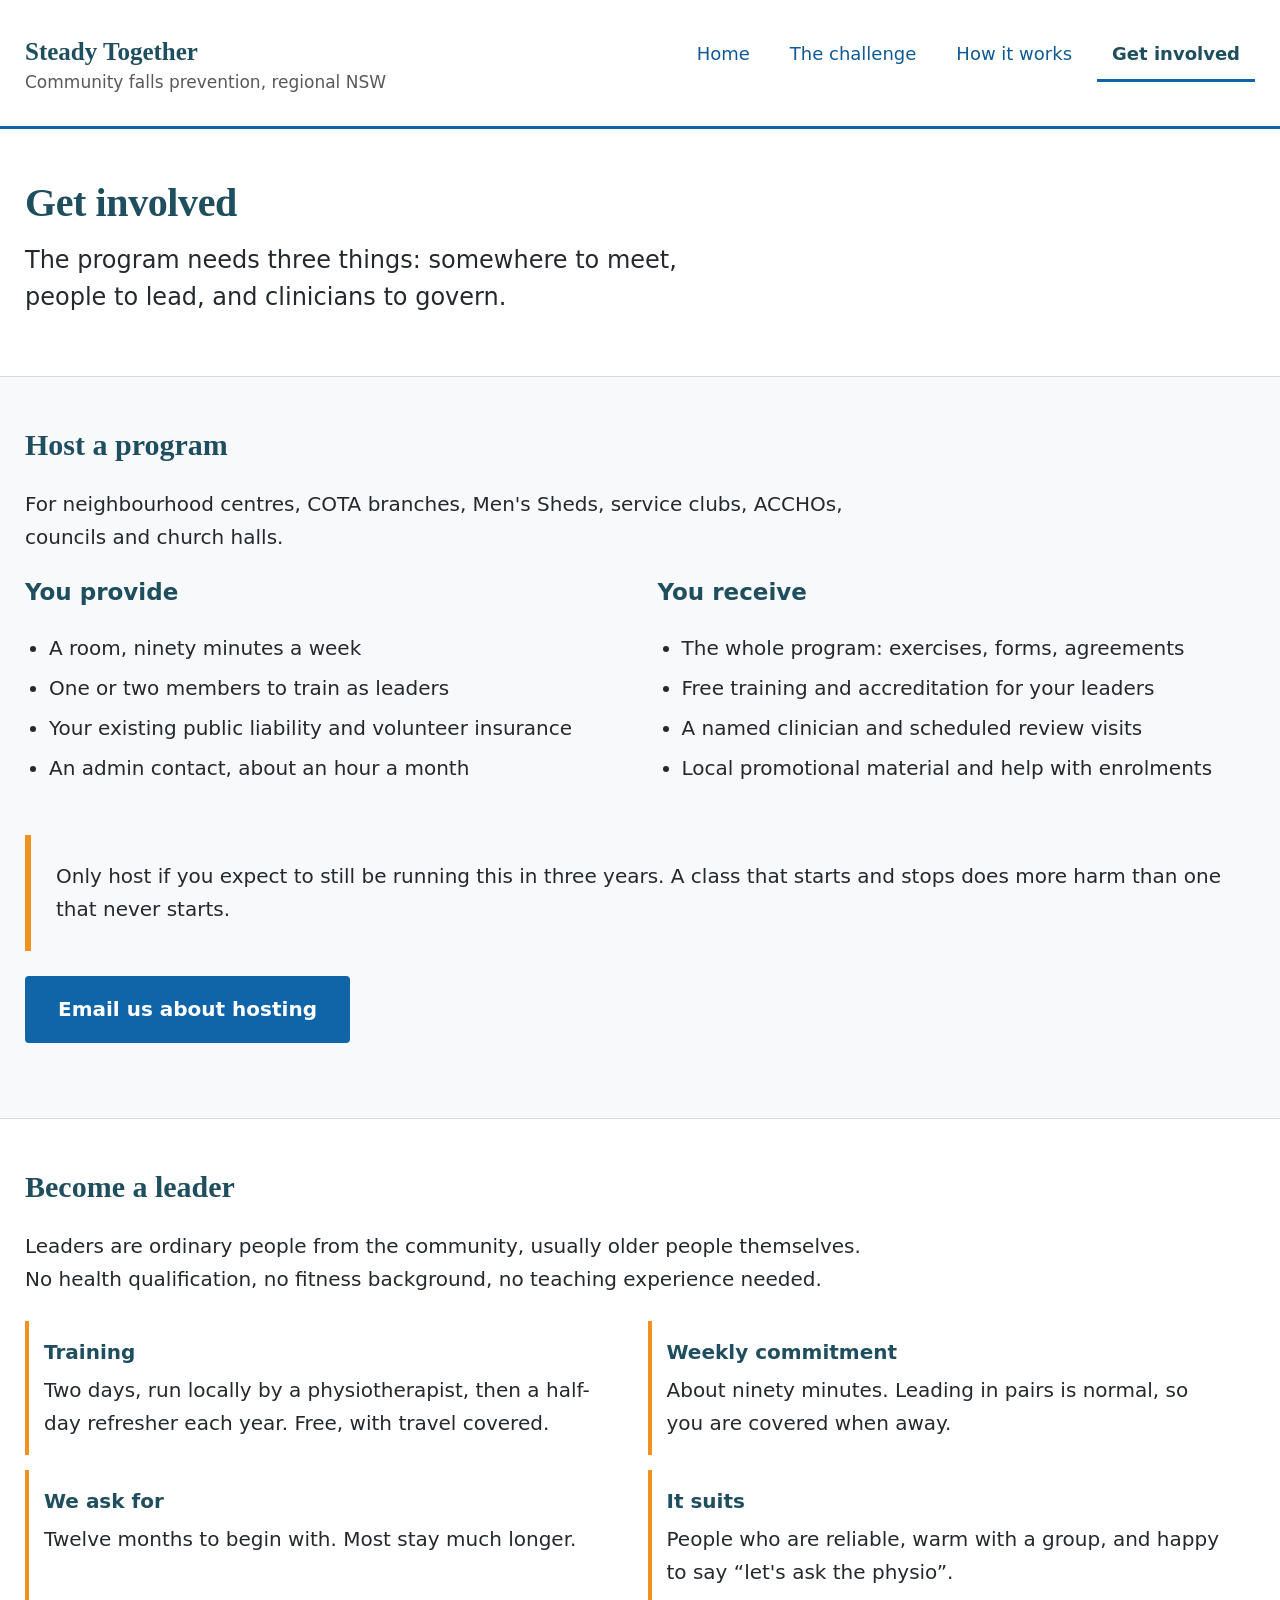
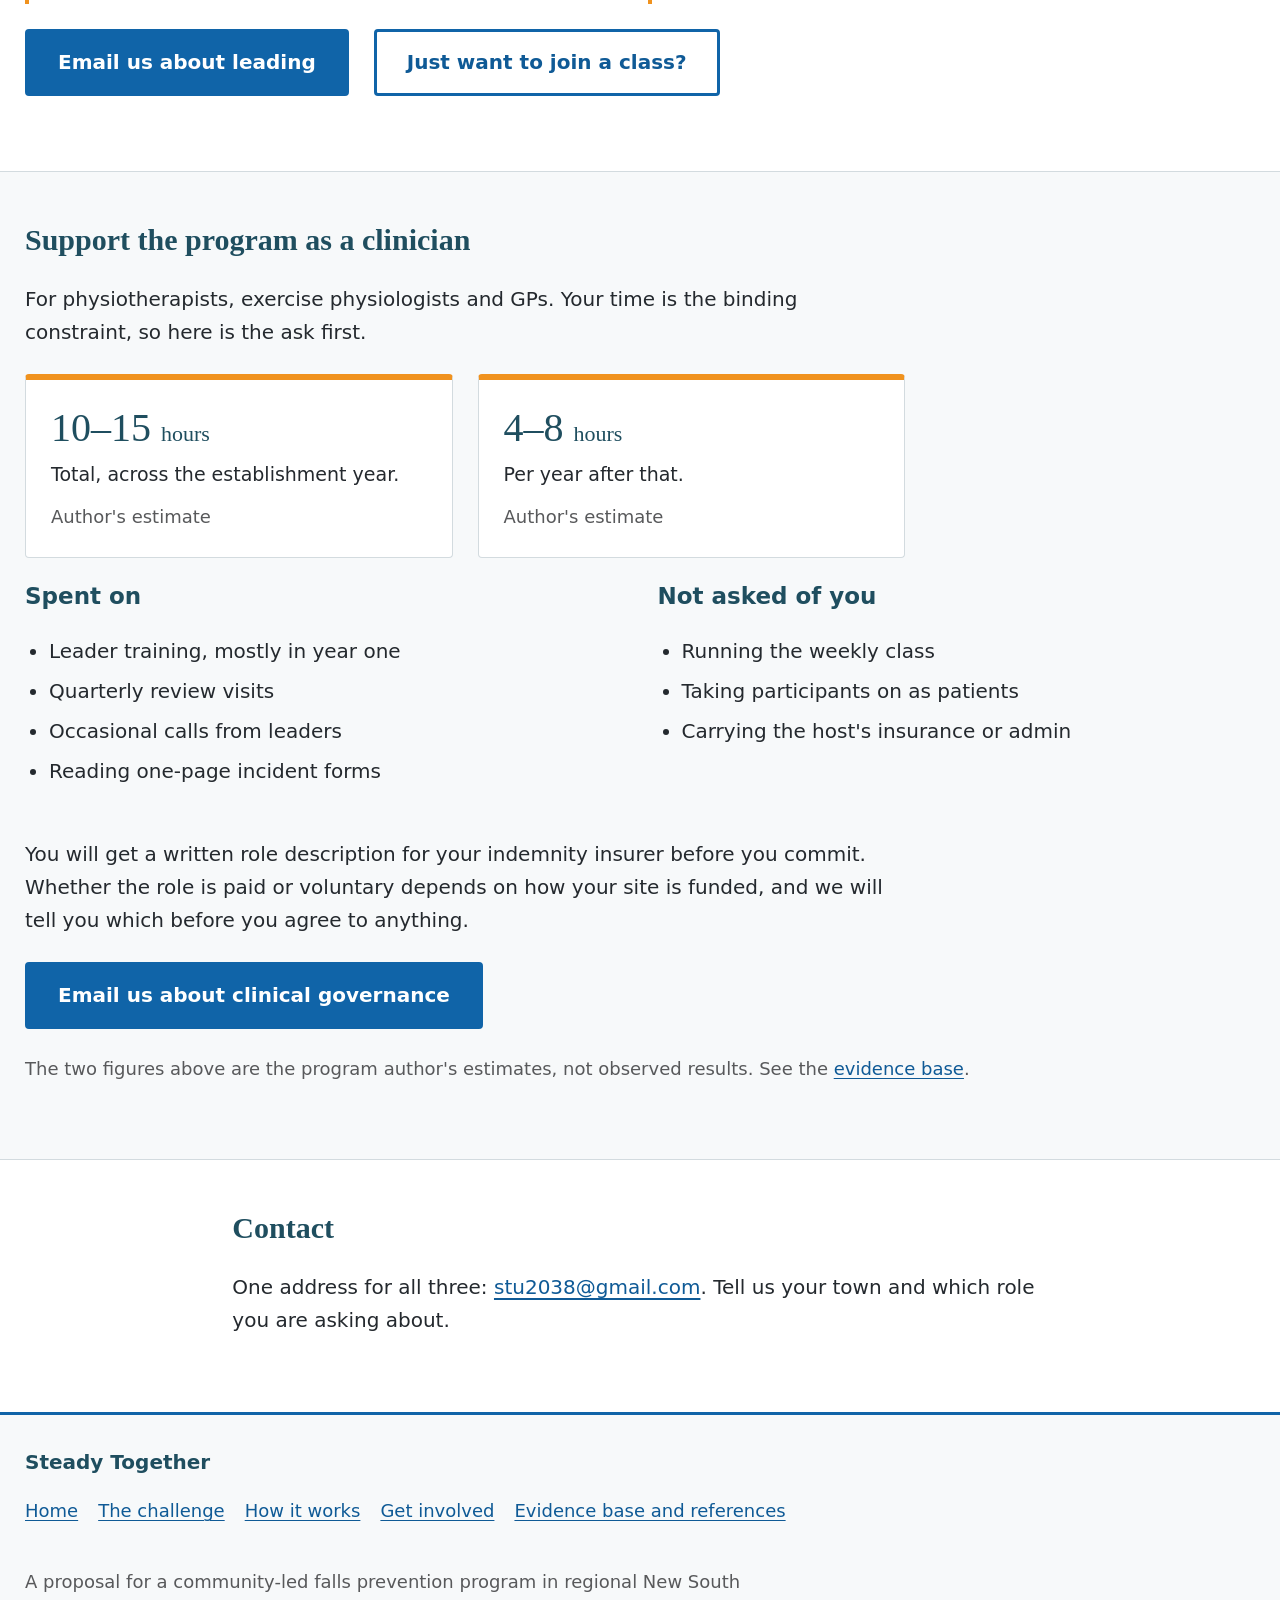
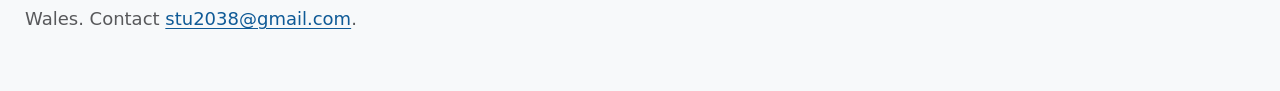
<file: involved.html>
<!DOCTYPE html>
<html lang="en-AU">
<head>
<meta charset="utf-8">
<meta name="viewport" content="width=device-width, initial-scale=1">
<title>Get involved — Steady Together</title>
<meta name="description" content="Host a program, train as a volunteer leader, or support the program as a clinician. What each one asks of you, stated precisely.">
<meta property="og:type" content="article">
<meta property="og:title" content="Get involved — Steady Together">
<meta property="og:description" content="Host a program, train as a volunteer leader, or support the program as a clinician.">
<meta property="og:image" content="figure1-shift-left-continuum.svg">
<meta property="og:image:alt" content="The care continuum, from community and home through residential care to acute hospital, with an arrow showing effort shifting left.">
<link rel="stylesheet" href="styles.css">
</head>
<body>

<a class="skip-link" href="#main">Skip to main content</a>

<header class="site-header">
  <div class="site-header__inner">
    <a class="site-title" href="index.html">Steady Together
      <span class="site-title__sub">Community falls prevention, regional NSW</span></a>
    <nav class="site-nav" aria-label="Main">
      <ul>
        <li><a href="index.html">Home</a></li>
        <li><a href="problem.html">The challenge</a></li>
        <li><a href="how-it-works.html">How it works</a></li>
        <li><a href="involved.html" aria-current="page">Get involved</a></li>
      </ul>
    </nav>
  </div>
</header>

<main id="main">

  <section class="band band--hero">
    <div class="wrap wrap--wide">
      <h1>Get involved</h1>
      <p class="lede">The program needs three things: somewhere to meet, people to lead,
        and clinicians to govern.</p>
    </div>
  </section>

  <section class="band band--tint">
    <div class="wrap wrap--wide">
      <h2 id="host">Host a program</h2>
      <p class="prose">For neighbourhood centres, COTA branches, Men's Sheds, service
        clubs, ACCHOs, councils and church halls.</p>
      <div class="cols">
        <div>
          <h3>You provide</h3>
          <ul class="tight">
            <li>A room, ninety minutes a week</li>
            <li>One or two members to train as leaders</li>
            <li>Your existing public liability and volunteer insurance</li>
            <li>An admin contact, about an hour a month</li>
          </ul>
        </div>
        <div>
          <h3>You receive</h3>
          <ul class="tight">
            <li>The whole program: exercises, forms, agreements</li>
            <li>Free training and accreditation for your leaders</li>
            <li>A named clinician and scheduled review visits</li>
            <li>Local promotional material and help with enrolments</li>
          </ul>
        </div>
      </div>
      <div class="callout callout--caution">
        <p>Only host if you expect to still be running this in three years. A class that
          starts and stops does more harm than one that never starts.</p>
      </div>
      <p><a class="btn" href="mailto:stu2038@gmail.com?subject=Steady%20Together%20%E2%80%94%20hosting%20a%20program">Email us about hosting</a></p>
    </div>
  </section>

  <section class="band">
    <div class="wrap wrap--wide">
      <h2 id="leader">Become a leader</h2>
      <p class="prose">Leaders are ordinary people from the community, usually older
        people themselves. No health qualification, no fitness background, no teaching
        experience needed.</p>
      <dl class="facts facts--grid">
        <div><dt>Training</dt><dd>Two days, run locally by a physiotherapist, then a
          half-day refresher each year. Free, with travel covered.</dd></div>
        <div><dt>Weekly commitment</dt><dd>About ninety minutes. Leading in pairs is
          normal, so you are covered when away.</dd></div>
        <div><dt>We ask for</dt><dd>Twelve months to begin with. Most stay much
          longer.</dd></div>
        <div><dt>It suits</dt><dd>People who are reliable, warm with a group, and happy to
          say &ldquo;let's ask the physio&rdquo;.</dd></div>
      </dl>
      <div class="btn-row">
        <a class="btn" href="mailto:stu2038@gmail.com?subject=Steady%20Together%20%E2%80%94%20training%20as%20a%20leader">Email us about leading</a>
        <a class="btn btn--secondary" href="mailto:stu2038@gmail.com?subject=Steady%20Together%20%E2%80%94%20joining%20a%20class">Just want to join a class?</a>
      </div>
    </div>
  </section>

  <section class="band band--tint">
    <div class="wrap wrap--wide">
      <h2 id="clinician">Support the program as a clinician</h2>
      <p class="prose">For physiotherapists, exercise physiologists and GPs. Your time is
        the binding constraint, so here is the ask first.</p>

      <ul class="figures figures--pair">
        <li>
          <span class="stat">10&ndash;15 <span class="stat-unit">hours</span></span>
          <p>Total, across the establishment year.</p>
          <span class="source">Author's estimate</span>
        </li>
        <li>
          <span class="stat">4&ndash;8 <span class="stat-unit">hours</span></span>
          <p>Per year after that.</p>
          <span class="source">Author's estimate</span>
        </li>
      </ul>

      <div class="cols">
        <div>
          <h3>Spent on</h3>
          <ul class="tight">
            <li>Leader training, mostly in year one</li>
            <li>Quarterly review visits</li>
            <li>Occasional calls from leaders</li>
            <li>Reading one-page incident forms</li>
          </ul>
        </div>
        <div>
          <h3>Not asked of you</h3>
          <ul class="tight">
            <li>Running the weekly class</li>
            <li>Taking participants on as patients</li>
            <li>Carrying the host's insurance or admin</li>
          </ul>
        </div>
      </div>

      <p class="prose">You will get a written role description for your indemnity insurer
        before you commit. Whether the role is paid or voluntary depends on how your site
        is funded, and we will tell you which before you agree to anything.</p>

      <p><a class="btn" href="mailto:stu2038@gmail.com?subject=Steady%20Together%20%E2%80%94%20clinical%20governance">Email us about clinical governance</a></p>
      <p class="note">The two figures above are the program author's estimates, not
        observed results. See the <a href="evidence.html">evidence base</a>.</p>
    </div>
  </section>

  <section class="band">
    <div class="wrap">
      <h2 id="contact">Contact</h2>
      <p>One address for all three:
        <a href="mailto:stu2038@gmail.com">stu2038@gmail.com</a>. Tell us your town and
        which role you are asking about.</p>
    </div>
  </section>

</main>

<footer class="site-footer">
  <div class="wrap wrap--wide">
    <h2>Steady Together</h2>
    <nav aria-label="Footer">
      <ul>
        <li><a href="index.html">Home</a></li>
        <li><a href="problem.html">The challenge</a></li>
        <li><a href="how-it-works.html">How it works</a></li>
        <li><a href="involved.html">Get involved</a></li>
        <li><a href="evidence.html">Evidence base and references</a></li>
      </ul>
    </nav>
    <p>A proposal for a community-led falls prevention program in regional New South
      Wales. Contact <a href="mailto:stu2038@gmail.com">stu2038@gmail.com</a>.</p>
  </div>
</footer>

</body>
</html>
</file>
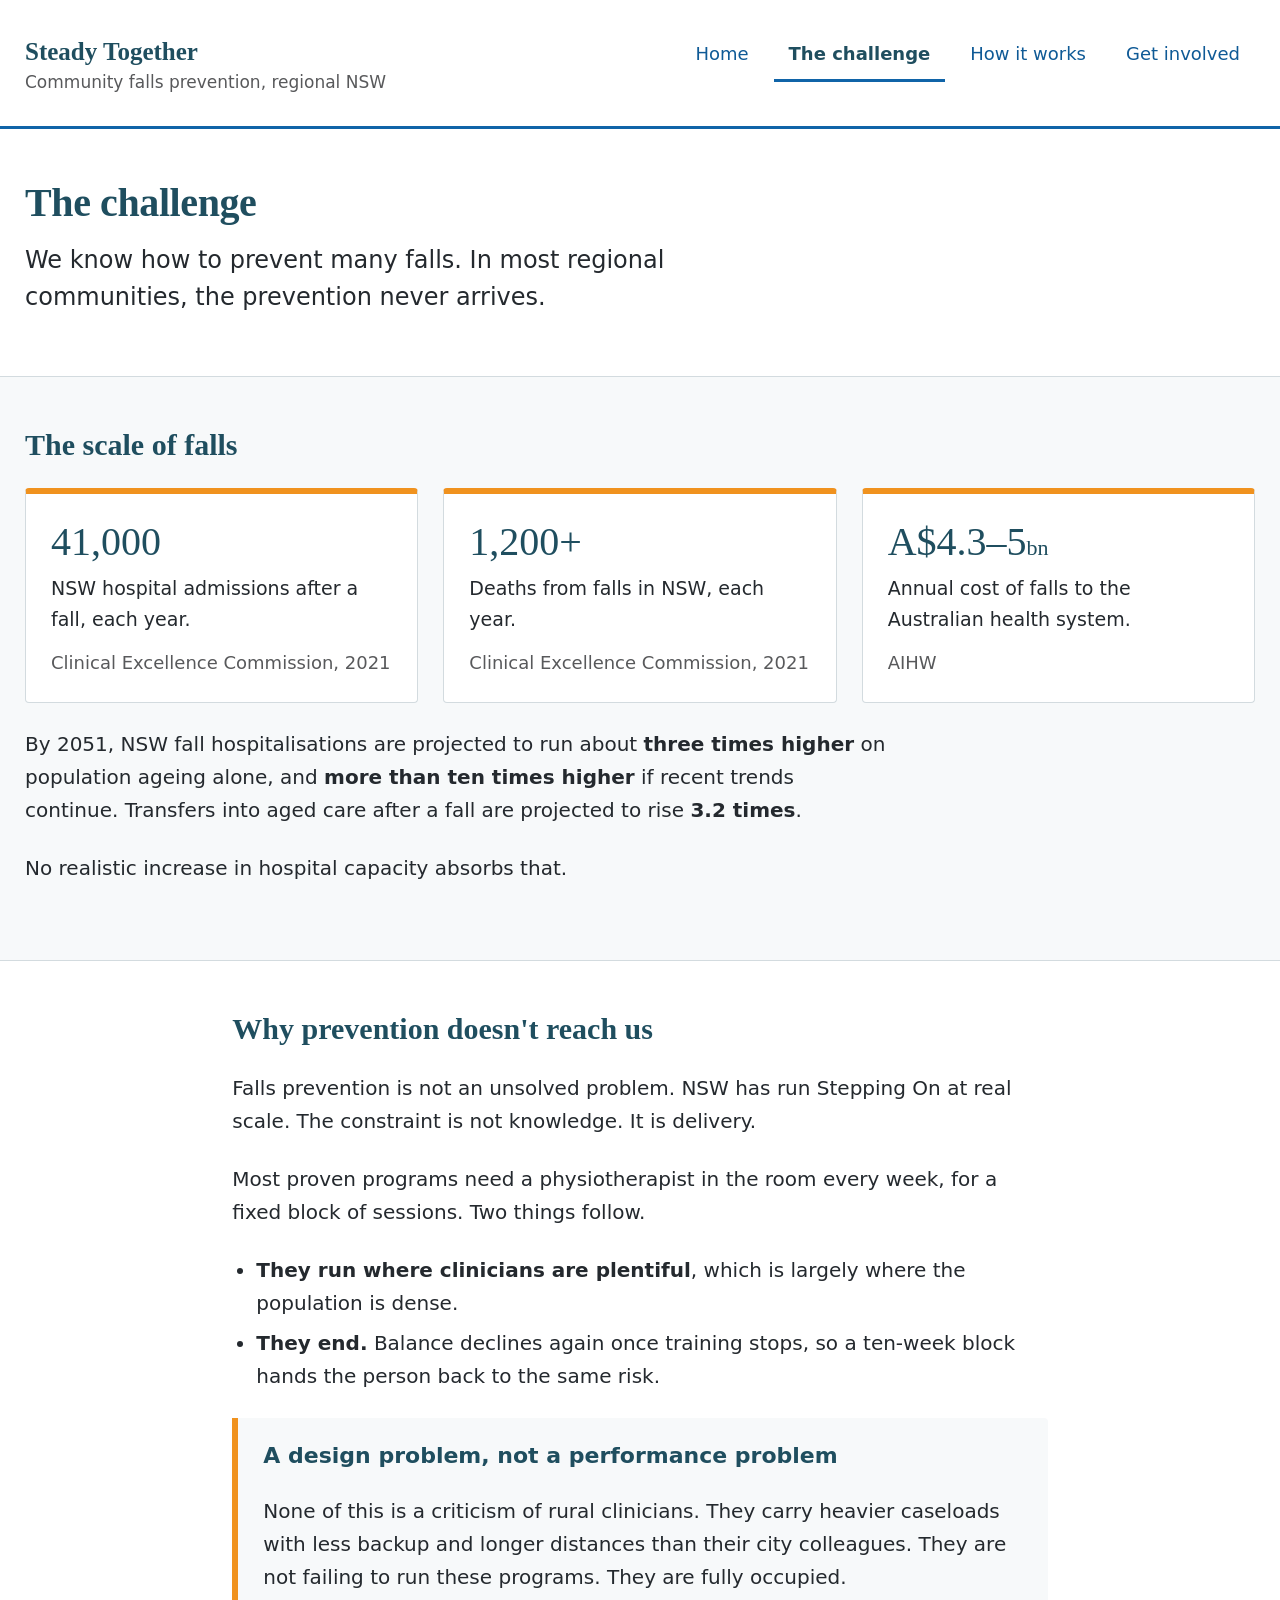
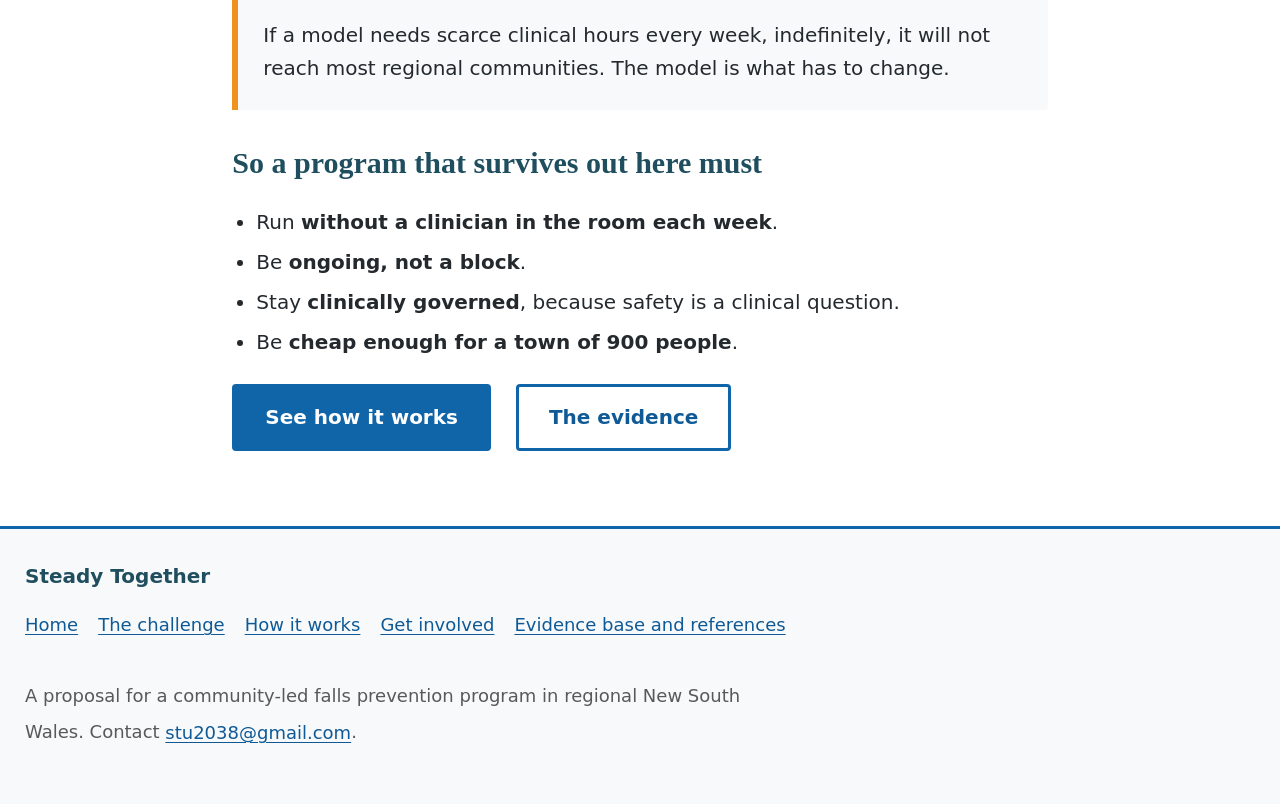
<file: problem.html>
<!DOCTYPE html>
<html lang="en-AU">
<head>
<meta charset="utf-8">
<meta name="viewport" content="width=device-width, initial-scale=1">
<title>The challenge — Steady Together</title>
<meta name="description" content="Falls send about 41,000 people to hospital in NSW each year. Prevention works, but rarely reaches regional communities. This is a design problem, not a performance problem.">
<meta property="og:type" content="article">
<meta property="og:title" content="The challenge — Steady Together">
<meta property="og:description" content="Falls send about 41,000 people to hospital in NSW each year. Prevention works, but rarely reaches regional communities.">
<meta property="og:image" content="figure1-shift-left-continuum.svg">
<meta property="og:image:alt" content="The care continuum, from community and home through residential care to acute hospital, with an arrow showing effort shifting left.">
<link rel="stylesheet" href="styles.css">
</head>
<body>

<a class="skip-link" href="#main">Skip to main content</a>

<header class="site-header">
  <div class="site-header__inner">
    <a class="site-title" href="index.html">Steady Together
      <span class="site-title__sub">Community falls prevention, regional NSW</span></a>
    <nav class="site-nav" aria-label="Main">
      <ul>
        <li><a href="index.html">Home</a></li>
        <li><a href="problem.html" aria-current="page">The challenge</a></li>
        <li><a href="how-it-works.html">How it works</a></li>
        <li><a href="involved.html">Get involved</a></li>
      </ul>
    </nav>
  </div>
</header>

<main id="main">

  <section class="band band--hero">
    <div class="wrap wrap--wide">
      <h1>The challenge</h1>
      <p class="lede">We know how to prevent many falls. In most regional communities, the
        prevention never arrives.</p>
    </div>
  </section>

  <section class="band band--tint">
    <div class="wrap wrap--wide">
      <h2 id="scale">The scale of falls</h2>
      <ul class="figures">
        <li>
          <span class="stat">41,000</span>
          <p>NSW hospital admissions after a fall, each year.</p>
          <span class="source">Clinical Excellence Commission, 2021</span>
        </li>
        <li>
          <span class="stat">1,200+</span>
          <p>Deaths from falls in NSW, each year.</p>
          <span class="source">Clinical Excellence Commission, 2021</span>
        </li>
        <li>
          <span class="stat">A$4.3&ndash;5<span class="stat-unit">bn</span></span>
          <p>Annual cost of falls to the Australian health system.</p>
          <span class="source">AIHW</span>
        </li>
      </ul>
      <div class="prose">
        <p>By 2051, NSW fall hospitalisations are projected to run about
          <strong>three times higher</strong> on population ageing alone, and
          <strong>more than ten times higher</strong> if recent trends continue. Transfers
          into aged care after a fall are projected to rise <strong>3.2 times</strong>.</p>
        <p>No realistic increase in hospital capacity absorbs that.</p>
      </div>
    </div>
  </section>

  <section class="band">
    <div class="wrap">
      <h2 id="reach">Why prevention doesn't reach us</h2>
      <p>Falls prevention is not an unsolved problem. NSW has run Stepping On at real
        scale. The constraint is not knowledge. It is delivery.</p>

      <p>Most proven programs need a physiotherapist in the room every week, for a fixed
        block of sessions. Two things follow.</p>

      <ul class="tight">
        <li><strong>They run where clinicians are plentiful</strong>, which is largely
          where the population is dense.</li>
        <li><strong>They end.</strong> Balance declines again once training stops, so a
          ten-week block hands the person back to the same risk.</li>
      </ul>

      <div class="callout callout--caution">
        <h3>A design problem, not a performance problem</h3>
        <p>None of this is a criticism of rural clinicians. They carry heavier caseloads
          with less backup and longer distances than their city colleagues. They are not
          failing to run these programs. They are fully occupied.</p>
        <p>If a model needs scarce clinical hours every week, indefinitely, it will not
          reach most regional communities. The model is what has to change.</p>
      </div>

      <h2 id="test">So a program that survives out here must</h2>
      <ul class="tight">
        <li>Run <strong>without a clinician in the room each week</strong>.</li>
        <li>Be <strong>ongoing, not a block</strong>.</li>
        <li>Stay <strong>clinically governed</strong>, because safety is a clinical
          question.</li>
        <li>Be <strong>cheap enough for a town of 900 people</strong>.</li>
      </ul>

      <div class="btn-row">
        <a class="btn" href="how-it-works.html">See how it works</a>
        <a class="btn btn--secondary" href="evidence.html">The evidence</a>
      </div>
    </div>
  </section>

</main>

<footer class="site-footer">
  <div class="wrap wrap--wide">
    <h2>Steady Together</h2>
    <nav aria-label="Footer">
      <ul>
        <li><a href="index.html">Home</a></li>
        <li><a href="problem.html">The challenge</a></li>
        <li><a href="how-it-works.html">How it works</a></li>
        <li><a href="involved.html">Get involved</a></li>
        <li><a href="evidence.html">Evidence base and references</a></li>
      </ul>
    </nav>
    <p>A proposal for a community-led falls prevention program in regional New South
      Wales. Contact <a href="mailto:stu2038@gmail.com">stu2038@gmail.com</a>.</p>
  </div>
</footer>

</body>
</html>
</file>
<file: styles.css>
/* ==========================================================================
   Steady Together — shared stylesheet
   Plain CSS. No build step. Edit directly.
   Sections: 1 Tokens · 2 Reset · 3 Typography · 4 Layout · 5 Header/nav
             6 Footer · 7 Components · 8 Figures · 9 Print
   ========================================================================== */

/* 1. Tokens ---------------------------------------------------------------- */

:root {
  /* Palette, inherited from the continuum figure */
  --amber:      #F0921E;  /* community & home / the left of the continuum */
  --blue:       #29ABE2;  /* residential care */
  --green:      #8CC63F;  /* acute care */
  --deep-blue:  #1064A8;  /* axis arrows, primary accent */
  --heading:    #1F4E5F;  /* headings */
  --ink:        #24292E;  /* body text */
  --muted:      #58595B;  /* secondary text — do not go lighter */
  --paper:      #FFFFFF;
  --tint:       #F7F9FA;  /* section backgrounds */

  /* Derived. --rule is used for borders only, never for text. */
  --rule:       #D3DBDF;
  --rule-firm:  #A9B6BC;
  --link:       #0F5A96;  /* deep-blue, darkened for 4.5:1 body-text contrast */
  --link-visited: #6B3E8F;

  --font-sans: system-ui, -apple-system, "Segoe UI", Roboto, "Helvetica Neue",
               Arial, sans-serif;
  --font-serif: "Iowan Old Style", "Palatino Linotype", Palatino, Palladio,
                "Book Antiqua", Georgia, serif;

  --measure: 68ch;      /* prose line length */
  --wide:    64rem;     /* figures, card grids */
  --gutter:  1.25rem;

  --space-s:  0.75rem;
  --space-m:  1.25rem;
  --space-l:  1.75rem;
  --space-xl: 2.5rem;
}

/* 2. Reset ----------------------------------------------------------------- */

*, *::before, *::after { box-sizing: border-box; }

html {
  font-size: 125%;          /* 20px base at default browser settings */
  -webkit-text-size-adjust: 100%;
  scroll-behavior: smooth;
}

body {
  margin: 0;
  background: var(--paper);
  color: var(--ink);
  font-family: var(--font-sans);
  font-size: 1rem;
  line-height: 1.65;
  overflow-wrap: break-word;
}

img, svg { max-width: 100%; height: auto; }

@media (prefers-reduced-motion: reduce) {
  html { scroll-behavior: auto; }
  *, *::before, *::after {
    animation-duration: 0.01ms !important;
    animation-iteration-count: 1 !important;
    transition-duration: 0.01ms !important;
  }
}

/* 3. Typography ------------------------------------------------------------ */

h1, h2, h3, h4 {
  font-family: var(--font-serif);
  color: var(--heading);
  line-height: 1.2;
  margin: 0 0 var(--space-m);
  text-wrap: balance;
}

h1 { font-size: 2rem; letter-spacing: -0.01em; }
h2 { font-size: 1.5rem;  margin-top: var(--space-l); }
h3 { font-size: 1.15rem; margin-top: var(--space-m); font-family: var(--font-sans); }

h2 + h3, h1 + h2 { margin-top: var(--space-l); }

p, ul, ol, dl, blockquote, figure, table { margin: 0 0 var(--space-m); }

ul, ol { padding-left: 1.4em; }
li { margin-bottom: 0.5em; }
li > ul, li > ol { margin-top: 0.5em; }

strong { font-weight: 700; }

a {
  color: var(--link);
  text-decoration-thickness: 0.08em;
  text-underline-offset: 0.18em;
}
a:visited { color: var(--link-visited); }
a:hover   { text-decoration-thickness: 0.16em; }

:focus-visible {
  outline: 3px solid var(--deep-blue);
  outline-offset: 3px;
  border-radius: 2px;
}
/* Fallback for browsers without :focus-visible support. Do not remove. */
:focus { outline: 3px solid var(--deep-blue); outline-offset: 3px; }
:focus:not(:focus-visible) { outline: none; }

.lede {
  font-size: 1.2rem;
  line-height: 1.55;
  color: var(--ink);
}

.note {
  font-size: 0.9rem;
  color: var(--muted);
}

abbr[title] { text-decoration: underline dotted; cursor: help; }

/* 4. Layout ---------------------------------------------------------------- */

.skip-link {
  position: absolute;
  left: var(--gutter);
  top: 0;
  transform: translateY(-120%);
  z-index: 20;
  background: var(--paper);
  color: var(--link);
  border: 3px solid var(--deep-blue);
  padding: 0.75rem 1.25rem;
  font-weight: 700;
  text-decoration: none;
}
.skip-link:focus { transform: translateY(0.5rem); }

main { display: block; }

.wrap {
  width: 100%;
  max-width: var(--measure);
  margin-inline: auto;
  padding-inline: var(--gutter);
}

.wrap--wide { max-width: var(--wide); }

/* Constrains prose to a comfortable measure inside a wide wrapper. */
.prose { max-width: var(--measure); }
.prose > :first-child { margin-top: 0; }

.band {
  padding-block: var(--space-xl);
  border-top: 1px solid var(--rule);
}
.band:first-of-type { border-top: 0; }
.band--tint { background: var(--tint); }

.band > .wrap > :first-child,
.band > .wrap--wide > :first-child { margin-top: 0; }

/* The first band on each page. Tighter below, so the content that follows sits
   higher up the screen. */
.band--hero { padding-bottom: var(--space-l); }
.band--hero h1 { margin-bottom: var(--space-s); }
.band--hero .lede { max-width: 46ch; }

/* Two columns of short lists — "you provide" against "you receive". */
.cols {
  display: grid;
  gap: var(--space-m) var(--space-l);
  margin-bottom: var(--space-m);
}
@media (min-width: 48rem) {
  .cols { grid-template-columns: 1fr 1fr; }
}
.cols > div > :first-child { margin-top: 0; }

/* Denser list for scannable bullets. */
.tight { padding-left: 1.2em; }
.tight li { margin-bottom: 0.35em; }

/* 5. Header and navigation ------------------------------------------------- */

.site-header {
  border-bottom: 3px solid var(--deep-blue);
  background: var(--paper);
}

.site-header__inner {
  max-width: var(--wide);
  margin-inline: auto;
  padding: var(--space-m) var(--gutter);
  display: flex;
  flex-wrap: wrap;
  gap: var(--space-s) var(--space-m);
  align-items: baseline;
  justify-content: space-between;
}

.site-title {
  font-family: var(--font-serif);
  font-size: 1.25rem;
  font-weight: 700;
  color: var(--heading);
  text-decoration: none;
  display: inline-block;
  padding: 0.4rem 0;
  min-height: 44px;
  line-height: 1.5;
}
.site-title:visited { color: var(--heading); }
.site-title .site-title__sub {
  display: block;
  font-family: var(--font-sans);
  font-size: 0.85rem;
  font-weight: 400;
  color: var(--muted);
  line-height: 1.3;
}

/* Always-visible navigation. No hamburger, at any width. */
.site-nav ul {
  list-style: none;
  margin: 0;
  padding: 0;
  display: flex;
  flex-wrap: wrap;
  gap: 0.25rem 0.5rem;
}
.site-nav li { margin: 0; }

.site-nav a {
  display: flex;
  align-items: center;
  min-height: 44px;
  padding: 0.5rem 0.75rem;
  color: var(--link);
  text-decoration: none;
  border-bottom: 3px solid transparent;
  font-size: 0.9rem;
}
.site-nav a:visited { color: var(--link); }
.site-nav a:hover { text-decoration: underline; text-underline-offset: 0.2em; }

/* Current page is marked by weight and rule, not colour alone. */
.site-nav a[aria-current="page"] {
  color: var(--heading);
  font-weight: 700;
  border-bottom-color: var(--deep-blue);
}

/* 6. Footer ---------------------------------------------------------------- */

.site-footer {
  margin-top: 0;
  border-top: 3px solid var(--deep-blue);
  background: var(--tint);
  padding-block: var(--space-l);
  font-size: 0.9rem;
}
.site-footer .wrap--wide > * { margin-bottom: var(--space-s); }
.site-footer h2 {
  font-size: 1rem;
  font-family: var(--font-sans);
  margin: 0 0 var(--space-s);
}
.site-footer ul {
  list-style: none;
  padding: 0;
  display: flex;
  flex-wrap: wrap;
  gap: 0.25rem 1rem;
}
.site-footer a {
  display: inline-flex;
  align-items: center;
  min-height: 44px;
}
.site-footer p { color: var(--muted); max-width: var(--measure); }

/* 7. Components ------------------------------------------------------------ */

/* 7.1 Buttons */
.btn {
  display: inline-flex;
  align-items: center;
  justify-content: center;
  min-height: 52px;
  padding: 0.7rem 1.5rem;
  background: var(--deep-blue);
  color: var(--paper);
  font-weight: 700;
  font-size: 1rem;
  text-decoration: none;
  border: 3px solid var(--deep-blue);
  border-radius: 4px;
}
.btn:visited { color: var(--paper); }
.btn:hover { background: #0B4F86; border-color: #0B4F86; text-decoration: underline; }

.btn--secondary {
  background: var(--paper);
  color: var(--link);
}
.btn--secondary:visited { color: var(--link); }
.btn--secondary:hover { background: var(--tint); color: var(--link); }

.btn-row {
  display: flex;
  flex-wrap: wrap;
  gap: var(--space-s) var(--space-m);
  margin-bottom: var(--space-m);
}

/* 7.2 Headline figures */
.figures {
  list-style: none;
  padding: 0;
  margin: var(--space-m) 0;
  display: grid;
  gap: var(--space-m);
}
@media (min-width: 48rem) {
  .figures { grid-template-columns: repeat(3, 1fr); }
  .figures--pair { grid-template-columns: repeat(2, 1fr); max-width: 44rem; }
}

.figures li {
  margin: 0;
  padding: var(--space-m);
  background: var(--paper);
  border: 1px solid var(--rule);
  border-top: 6px solid var(--amber);
  border-radius: 4px;
}
.figures .stat {
  display: block;
  font-family: var(--font-serif);
  font-size: 2rem;
  line-height: 1.15;
  color: var(--heading);
  margin-bottom: 0.4rem;
}
.figures .stat-unit { font-size: 1.1rem; }
.figures p { margin: 0; font-size: 0.95rem; }
.figures .source { display: block; margin-top: 0.6rem; color: var(--muted); font-size: 0.9rem; }

/* 7.3 Path cards — the three audiences */
.paths {
  list-style: none;
  padding: 0;
  margin: var(--space-m) 0;
  display: grid;
  gap: var(--space-m);
}
@media (min-width: 48rem) {
  .paths { grid-template-columns: repeat(3, 1fr); }
}

.card {
  margin: 0;
  padding: var(--space-m);
  background: var(--tint);
  border: 1px solid var(--rule);
  border-radius: 4px;
  display: flex;
  flex-direction: column;
}
.card h2, .card h3 { margin-top: 0; font-size: 1.15rem; font-family: var(--font-sans); }
.card p { font-size: 0.95rem; }
.card > :last-child { margin-bottom: 0; margin-top: auto; }
.card .btn { width: 100%; }

/* 7.4 Callout */
.callout {
  margin: var(--space-m) 0;
  padding: var(--space-m);
  background: var(--tint);
  border-left: 6px solid var(--deep-blue);
  border-radius: 0 4px 4px 0;
}
.callout > :first-child { margin-top: 0; }
.callout > :last-child { margin-bottom: 0; }
.callout h2, .callout h3 { margin-top: 0; font-size: 1.1rem; font-family: var(--font-sans); }
.callout--caution { border-left-color: var(--amber); }

/* 7.5 Steps and definition lists */
.steps { counter-reset: step; list-style: none; padding: 0; }
.steps > li {
  position: relative;
  padding-left: 3.25rem;
  margin-bottom: var(--space-s);
  counter-increment: step;
}
.steps > li::before {
  content: counter(step);
  position: absolute;
  left: 0;
  top: 0;
  width: 2.4rem;
  height: 2.4rem;
  display: flex;
  align-items: center;
  justify-content: center;
  background: var(--deep-blue);
  color: var(--paper);
  font-weight: 700;
  border-radius: 50%;
}
.steps h3 { margin-top: 0; margin-bottom: 0.35rem; }

.facts dt { font-weight: 700; color: var(--heading); margin-top: var(--space-m); }
.facts dt:first-child { margin-top: 0; }
.facts dd { margin: 0.25rem 0 0; }

/* Definition list laid out as cards, so a set of short facts reads as a scannable
   block rather than a column of prose. Each dt/dd pair is wrapped in a div. */
.facts--grid { display: grid; gap: var(--space-s); }
@media (min-width: 48rem) {
  .facts--grid { grid-template-columns: repeat(2, 1fr); }
}
.facts--grid > div {
  padding: var(--space-s) var(--space-m) var(--space-s) var(--space-s);
  background: var(--paper);
  border-left: 4px solid var(--amber);
  border-radius: 0 4px 4px 0;
}
.facts--grid dt { margin-top: 0; }
.band--tint .facts--grid > div { background: var(--paper); }

/* 7.6 Tables */
.table-scroll { overflow-x: auto; margin-bottom: var(--space-m); }
table { border-collapse: collapse; width: 100%; font-size: 0.9rem; }
caption { text-align: left; color: var(--muted); font-size: 0.9rem; padding-bottom: 0.5rem; }
th, td { text-align: left; padding: 0.65rem 0.75rem; border-bottom: 1px solid var(--rule); vertical-align: top; }
th { color: var(--heading); border-bottom: 2px solid var(--rule-firm); }

/* 7.7 Reference list */
.references { padding-left: 1.6em; font-size: 0.9rem; }
.references li { margin-bottom: var(--space-s); }

/* 8. Figures --------------------------------------------------------------- */

figure { margin-inline: 0; }

/* The diagrams carry small labels. Below about 680px the label text would drop under
   10px, so the frame scrolls sideways instead of shrinking further. tabindex="0" on the
   frame in the markup makes that scroll reachable by keyboard. The page itself never
   scrolls horizontally. */
.figure-frame {
  max-width: 52rem;
  padding: var(--space-m);
  background: var(--paper);
  border: 1px solid var(--rule);
  border-radius: 4px;
  overflow-x: auto;
}
.figure-frame svg { display: block; width: 100%; min-width: 34rem; height: auto; }

.scroll-hint {
  display: none;
  margin-top: var(--space-s);
  font-size: 0.9rem;
  color: var(--muted);
}
@media (max-width: 44rem) {
  .scroll-hint { display: block; }
}

figcaption {
  margin-top: var(--space-s);
  font-size: 0.9rem;
  color: var(--muted);
}
figcaption b { color: var(--ink); }

/* 8.1 Inline diagrams.
   Every element below also carries an equivalent SVG presentation attribute, so the
   diagrams still render correctly with this stylesheet disabled. These rules exist so
   the diagrams follow the palette tokens when the stylesheet is present. */
.dia { font-family: var(--font-sans); }

.dia .band-1     { fill: var(--amber); }
.dia .band-2     { fill: var(--blue); }
.dia .band-3     { fill: var(--green); }
.dia .disc       { fill: var(--paper); }
.dia .box-accent { fill: var(--paper); stroke: var(--deep-blue); }

.dia .stroke     { stroke: var(--deep-blue); }
.dia .head       { fill: var(--deep-blue); }

.dia .t-label { font-size: 21px; font-weight: 700; fill: var(--ink); }
.dia .t-sub   { font-size: 15px; fill: var(--muted); }
.dia .t-axis  { font-size: 16px; font-weight: 600; fill: var(--deep-blue); }
.dia .t-lead  { font-size: 18px; font-weight: 700; fill: var(--deep-blue); }
.dia .t-note  { font-size: 14px; fill: var(--muted); }
.dia .t-tier  { font-size: 19px; font-weight: 700; fill: var(--heading); }
.dia .t-body  { font-size: 15px; fill: var(--ink); }

/* 9. Print ----------------------------------------------------------------- */

@media print {
  html { font-size: 100%; }
  .site-nav, .skip-link, .btn { display: none; }
  .band { padding-block: 1rem; }
  a::after { content: " (" attr(href) ")"; font-size: 0.8em; color: #000; }
  .card, .figures li, .figure-frame { break-inside: avoid; }
}
</file>
